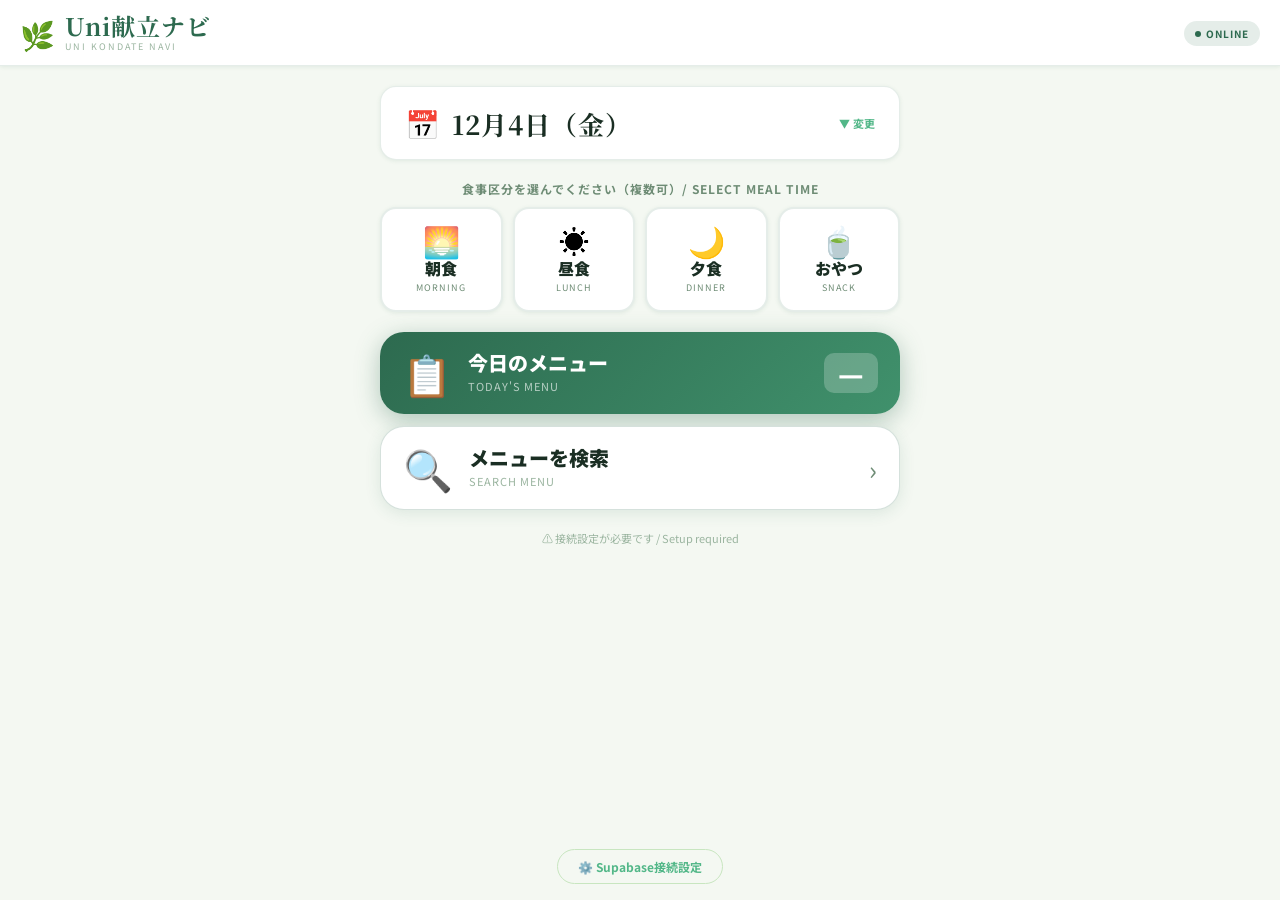
<file: index.html>
<!DOCTYPE html>
<html lang="ja">
<head>
  <meta charset="UTF-8">
  <meta name="viewport" content="width=device-width, initial-scale=1.0, user-scalable=no">
  <meta name="apple-mobile-web-app-capable" content="yes">
  <meta name="apple-mobile-web-app-status-bar-style" content="default">
  <meta name="apple-mobile-web-app-title" content="Uni献立ナビ">
  <meta name="theme-color" content="#2D6A4F">
  <title>Uni献立ナビ</title>
  <link rel="manifest" href="manifest.json">
  <link rel="preconnect" href="https://fonts.googleapis.com">
  <link rel="preconnect" href="https://fonts.gstatic.com" crossorigin>
  <link href="https://fonts.googleapis.com/css2?family=Noto+Sans+JP:wght@400;500;700;900&family=Noto+Serif+JP:wght@600;700&display=swap" rel="stylesheet">
  <link rel="stylesheet" href="styles.css">
  <style>
    /* ============ 設定ボタン ============ */
    .settings-open-btn {
      margin: 8px auto 0; display: block;
      background: none; border: 1.5px solid #C8E6C0;
      border-radius: 100px; padding: 8px 20px;
      font-size: 12px; font-weight: 700; color: #52B788;
      cursor: pointer;
    }
    .settings-open-btn:active { background: #EAF4EC; }

    /* ============ 工程一覧（全体像）画面 ============ */
    .steps-list { flex:1; overflow-y:auto; padding:16px; }
    .steps-list-item {
      display:flex; align-items:flex-start; gap:14px;
      background:#fff; border-radius:14px; padding:16px;
      margin-bottom:10px; box-shadow:0 2px 8px rgba(45,106,79,0.08);
      border-left:4px solid #52B788;
    }
    .steps-list-num {
      width:32px; height:32px; border-radius:10px;
      background:#2D6A4F; color:#fff; font-size:14px; font-weight:900;
      display:flex; align-items:center; justify-content:center; flex-shrink:0;
    }
    .steps-list-icon { font-size:22px; flex-shrink:0; margin-top:2px; }
    .steps-list-body { flex:1; }
    .steps-list-desc { font-size:14px; font-weight:700; color:#1A2E23; line-height:1.5; }
    .steps-list-desc-en { font-size:11px; color:#6E8C75; margin-top:3px; line-height:1.4; }
    .steps-list-meta { display:flex; gap:8px; margin-top:6px; flex-wrap:wrap; }
    .steps-list-tag { font-size:10px; font-weight:700; padding:3px 8px; border-radius:100px; background:#D8EDD4; color:#2D6A4F; }
    .steps-list-tag.timer   { background:#FDF0E0; color:#C8762A; }
    .steps-list-tag.steamcon{ background:#EEF2FF; color:#5B6FA8; }

    /* ============ ホームボタン（調理中） ============ */
    .home-btn-cooking {
      width:40px; height:40px; border-radius:10px;
      background:rgba(255,255,255,0.15); border:none; font-size:18px; cursor:pointer;
      display:flex; align-items:center; justify-content:center; flex-shrink:0; color:#fff;
      transition:background 0.15s;
    }
    .home-btn-cooking:active { background:rgba(255,255,255,0.30); }

    /* ============ 調理工程スクロールボディ ============ */
    .step-scroll-body {
      flex:1; overflow-y:auto; -webkit-overflow-scrolling:touch;
    }

    /* ============ 現在工程ブロック ============ */
    .current-step-block {
      background: linear-gradient(135deg, #F0FAF4 0%, #E4F4EA 100%);
      padding: 16px 16px 18px;
      box-shadow: 0 4px 20px rgba(45,106,79,0.20);
      border-left: 6px solid #2D6A4F;
      margin-bottom: 0;
      border-radius: 0 0 0 0;
    }
    .current-step-label {
      font-size:10px; font-weight:900; letter-spacing:0.1em;
      color:#2D6A4F; margin-bottom:12px;
      display:flex; align-items:center; gap:8px;
    }
    .current-step-label::after { content:''; flex:1; height:2px; background:#B0D8BC; }

    /* ============ 以降の工程タイムライン（縦） ============ */
    .upcoming-steps-block {
      background:#F7F7F7;
      padding:12px 16px 4px;
      border-top:1px solid #E0E0E0;
      opacity:0.85;
    }
    .upcoming-label {
      font-size:10px; font-weight:900; letter-spacing:0.1em;
      color:#AAAAAA; margin-bottom:10px;
      display:flex; align-items:center; gap:8px;
    }
    .upcoming-label::after { content:''; flex:1; height:1px; background:#DDDDDD; }

    /* タイムラインアイテム（縦並び） */
    .tl-item {
      display:flex; gap:12px; align-items:flex-start;
      position:relative; margin-bottom:6px;
    }
    /* 縦の接続線 */
    .tl-item:not(:last-child) .tl-dot-wrap::after {
      content:''; position:absolute;
      left:15px; top:32px; width:2px; height:calc(100% - 24px);
      background:linear-gradient(to bottom, #DDDDDD 60%, transparent);
    }
    .tl-dot-wrap {
      position:relative; flex-shrink:0; width:32px;
    }
    .tl-dot {
      width:32px; height:32px; border-radius:50%;
      display:flex; align-items:center; justify-content:center;
      font-size:13px; font-weight:900;
      border:2px solid #DDDDDD; background:#EEEEEE; color:#BBBBBB;
    }
    .tl-dot.is-next {
      background:#EEEEEE; border-color:#CCCCCC; color:#999999;
    }
    .tl-dot.is-future { background:#F0F0F0; border-color:#E0E0E0; color:#CCCCCC; }

    .tl-body {
      flex:1; border-radius:10px; padding:8px 12px; margin-bottom:2px;
      background:#EFEFEF;
    }
    .tl-body.is-next {
      background:#F5F5F5; border:1px solid #E0E0E0;
    }
    .tl-body.is-future { background:#F5F5F5; border:1px solid #EBEBEB; }

    .tl-step-label {
      font-size:9px; font-weight:900; letter-spacing:0.06em; color:#BBBBBB; margin-bottom:2px;
    }
    .tl-step-label.is-next { color:#AAAAAA; }
    .tl-desc { font-size:13px; font-weight:700; color:#AAAAAA; line-height:1.4; }
    .tl-desc.is-next { color:#1A2E23; }
    .tl-tags { display:flex; gap:5px; margin-top:4px; flex-wrap:wrap; }
    .tl-tag { font-size:9px; font-weight:700; padding:2px 6px; border-radius:100px; background:#E0E0E0; color:#888; }
    .tl-tag.timer   { background:#FDF0E0; color:#C8762A; }
    .tl-tag.steamcon{ background:#EEF2FF; color:#5B6FA8; }

    /* 最終工程ゴール表示 */
    .tl-goal {
      display:flex; gap:10px; align-items:center;
      padding:10px 14px; background:#E8F5E9; border-radius:12px;
      margin:8px 0 12px; border:1.5px solid #A5D6A7;
    }
    .tl-goal-icon { font-size:20px; }
    .tl-goal-text { font-size:12px; font-weight:700; color:#2D6A4F; }
  </style>
</head>
<body>

<!-- ローディング -->
<div class="loading-overlay" id="loading">
  <div class="loading-logo-wrap">
    <div class="loading-leaf">🌿</div>
    <div class="loading-logo">Uni献立ナビ</div>
    <div class="loading-sub">UNI KONDATE NAVI</div>
  </div>
  <div class="spinner"></div>
</div>

<!-- タイマーアラーム点滅 -->
<div class="alarm-overlay" id="alarm-overlay"></div>
<!-- 工程完了フラッシュ -->
<div class="step-flash-overlay" id="step-flash-overlay"></div>

<!-- ============================================================
     S01: ホーム
     ============================================================ -->
<div class="screen" id="screen-home">
  <div class="home-header">
    <div class="home-brand">
      <span class="home-brand-leaf">🌿</span>
      <div>
        <div class="home-brand-name">Uni献立ナビ</div>
        <div class="home-brand-sub">UNI KONDATE NAVI</div>
      </div>
    </div>
    <div class="sync-badge online" id="sync-badge">
      <span class="sync-dot"></span>
      <span id="sync-label">ONLINE</span>
    </div>
  </div>

  <div class="home-body">
    <!-- 日付選択 -->
    <div class="home-date-card" onclick="toggleDatePicker()" style="cursor:pointer; user-select:none;">
      <div class="home-date-icon">📅</div>
      <div class="home-date-text" id="home-date">--月--日（－）</div>
      <div style="margin-left:auto; font-size:11px; color:#52B788; font-weight:700;">▼ 変更</div>
    </div>
    <!-- 日付ピッカー（初期は非表示） -->
    <div id="date-picker-wrap" style="display:none; padding:0 0 8px;">
      <input type="date" id="date-picker-input"
        style="width:100%; padding:12px 14px; border:2px solid #D8EDD4; border-radius:12px;
               font-size:16px; font-family:inherit; color:#1A2E23; background:#fff;
               box-sizing:border-box; outline:none;"
        onchange="onDatePickerChange(this.value)">
    </div>

    <div class="meal-time-section">
      <div class="meal-time-label">食事区分を選んでください（複数可）/ Select Meal Time</div>
      <div class="meal-time-grid">
        <button class="meal-time-btn" data-meal="morning" onclick="toggleMealTime('morning', this)">
          <span class="meal-time-icon">🌅</span>
          <span class="meal-time-name">朝食</span>
          <span class="meal-time-en">MORNING</span>
        </button>
        <button class="meal-time-btn" data-meal="lunch" onclick="toggleMealTime('lunch', this)">
          <span class="meal-time-icon">☀️</span>
          <span class="meal-time-name">昼食</span>
          <span class="meal-time-en">LUNCH</span>
        </button>
        <button class="meal-time-btn" data-meal="dinner" onclick="toggleMealTime('dinner', this)">
          <span class="meal-time-icon">🌙</span>
          <span class="meal-time-name">夕食</span>
          <span class="meal-time-en">DINNER</span>
        </button>
        <button class="meal-time-btn" data-meal="snack" onclick="toggleMealTime('snack', this)">
          <span class="meal-time-icon">🍵</span>
          <span class="meal-time-name">おやつ</span>
          <span class="meal-time-en">SNACK</span>
        </button>
      </div>
    </div>

    <div class="home-actions">
      <button class="home-btn home-btn-primary" onclick="showTodayMenu()">
        <span class="home-btn-icon">📋</span>
        <div class="home-btn-content">
          <div class="home-btn-label">今日のメニュー</div>
          <div class="home-btn-sublabel">TODAY'S MENU</div>
        </div>
        <div class="home-btn-badge" id="today-count">—</div>
      </button>
      <button class="home-btn home-btn-secondary" onclick="showSearch()">
        <span class="home-btn-icon">🔍</span>
        <div class="home-btn-content">
          <div class="home-btn-label">メニューを検索</div>
          <div class="home-btn-sublabel">SEARCH MENU</div>
        </div>
        <span class="home-btn-chevron">›</span>
      </button>
    </div>

    <div class="home-sync-info" id="home-sync-info">— / —</div>
  </div>

  <!-- 設定ボタン（home-bodyの外） -->
  <div style="text-align:center; padding:10px 0 16px;">
    <button class="settings-open-btn" onclick="showScreen('settings')">
      ⚙️ Supabase接続設定
    </button>
  </div>
</div>

<!-- ============================================================
     S00: 接続設定画面
     ============================================================ -->
<div class="screen" id="screen-settings">
  <div class="header" style="background:linear-gradient(135deg,#2D6A4F,#40916C)">
    <button class="back-btn" style="color:#fff" onclick="goBack()">←</button>
    <div class="header-titles" style="color:#fff">
      <div class="header-title">接続設定</div>
      <div class="header-sub">SUPABASE CONNECTION</div>
    </div>
    <div style="width:40px"></div>
  </div>
  <div class="scroll-body" style="padding:20px">
    <div style="background:#fff;border-radius:16px;padding:20px;box-shadow:0 2px 12px rgba(45,106,79,0.1)">
      <div style="font-size:13px;font-weight:700;color:#2D6A4F;margin-bottom:16px">
        🔗 Supabase接続情報を入力してください
      </div>

      <div style="margin-bottom:14px">
        <label style="font-size:11px;font-weight:800;color:#6E8C75;display:block;margin-bottom:6px">
          PROJECT URL
        </label>
        <input id="settings-url" type="url"
          style="width:100%;box-sizing:border-box;padding:12px;border:2px solid #D8EDD4;border-radius:10px;font-size:13px;outline:none"
          placeholder="https://xxxx.supabase.co"
          value="">
      </div>

      <div style="margin-bottom:20px">
        <label style="font-size:11px;font-weight:800;color:#6E8C75;display:block;margin-bottom:6px">
          PUBLISHABLE KEY
        </label>
        <input id="settings-key" type="text"
          style="width:100%;box-sizing:border-box;padding:12px;border:2px solid #D8EDD4;border-radius:10px;font-size:13px;outline:none"
          placeholder="sb_publishable_..."
          value="">
      </div>

      <button onclick="saveSettings()"
        style="width:100%;padding:16px;background:#2D6A4F;color:#fff;border:none;border-radius:12px;font-size:15px;font-weight:800;cursor:pointer">
        💾 保存して接続する
      </button>

      <div id="settings-status" style="margin-top:12px;text-align:center;font-size:12px;color:#6E8C75"></div>
    </div>

    <div style="margin-top:16px;background:#FFF9EE;border-radius:12px;padding:14px;font-size:11px;color:#8A6830;line-height:1.7">
      <strong>📋 入力する値：</strong><br>
      URL: <code>https://lxgtwkusebysuvylatfj.supabase.co</code><br>
      KEY: <code>sb_publishable_JmRDZRxM84Q70C9ArKukbw_yZHg-d2-</code>
    </div>
  </div>
</div>

<!-- ============================================================
     S02: 今日のメニュー一覧
     ============================================================ -->
<div class="screen" id="screen-today">
  <div class="header">
    <button class="back-btn" onclick="goBack()">←</button>
    <div class="header-titles">
      <div class="header-title" id="today-header-title">今日のメニュー</div>
      <div class="header-sub" id="today-header-sub">TODAY'S MENU</div>
    </div>
    <div class="header-spacer"></div>
    <div class="header-meal-tabs">
      <button class="header-meal-tab" data-meal="morning" onclick="filterByMealTime('morning', this)">🌅朝</button>
      <button class="header-meal-tab" data-meal="lunch"   onclick="filterByMealTime('lunch',   this)">☀️昼</button>
      <button class="header-meal-tab" data-meal="dinner"  onclick="filterByMealTime('dinner',  this)">🌙夕</button>
      <button class="header-meal-tab" data-meal="snack"   onclick="filterByMealTime('snack',   this)">🍵おやつ</button>
    </div>
    <div class="menu-count-badge" id="today-menu-count">0件</div>
  </div>
  <div class="scroll-body">
    <div class="menu-grid" id="today-menu-grid"></div>
  </div>
</div>

<!-- ============================================================
     S03: 検索
     ============================================================ -->
<div class="screen" id="screen-search">
  <div class="header">
    <button class="back-btn" onclick="goBack()">←</button>
    <div class="header-titles">
      <div class="header-title">メニュー検索</div>
      <div class="header-sub">SEARCH MENU</div>
    </div>
  </div>

  <div class="search-bar">
    <div class="search-input-wrap" id="search-input-wrap">
      <span class="search-icon-left">🔍</span>
      <input type="text" id="search-input" class="search-input"
        placeholder="番ID・メニュー名 / ID or Name"
        oninput="doSearch()" autocomplete="off" autocorrect="off"
        autocapitalize="off" spellcheck="false">
      <button class="search-clear-btn" id="search-clear-btn"
        onclick="clearSearch()" style="display:none">✕</button>
    </div>
  </div>

  <div class="search-filters">
    <div class="filter-row">
      <div class="filter-row-label">🍱<br>系統</div>
      <div class="filter-chips">
        <button class="filter-chip active" data-filter-type="cuisine" data-filter-value="all"  onclick="setFilter('cuisine','all',this)">ALL</button>
        <button class="filter-chip" data-filter-type="cuisine" data-filter-value="和食"  onclick="setFilter('cuisine','和食',this)">🍱 和食</button>
        <button class="filter-chip" data-filter-type="cuisine" data-filter-value="洋食"  onclick="setFilter('cuisine','洋食',this)">🍝 洋食</button>
        <button class="filter-chip" data-filter-type="cuisine" data-filter-value="中華"  onclick="setFilter('cuisine','中華',this)">🥢 中華</button>
      </div>
    </div>
    <div class="filter-row">
      <div class="filter-row-label">📋<br>分類</div>
      <div class="filter-chips">
        <button class="filter-chip active" data-filter-type="category" data-filter-value="all"   onclick="setFilter('category','all',this)">ALL</button>
        <button class="filter-chip" data-filter-type="category" data-filter-value="煮物"   onclick="setFilter('category','煮物',this)">🫕 煮物</button>
        <button class="filter-chip" data-filter-type="category" data-filter-value="焼き物" onclick="setFilter('category','焼き物',this)">🔥 焼き物</button>
        <button class="filter-chip" data-filter-type="category" data-filter-value="汁物"   onclick="setFilter('category','汁物',this)">🍜 汁物</button>
        <button class="filter-chip" data-filter-type="category" data-filter-value="炒め物" onclick="setFilter('category','炒め物',this)">🍳 炒め物</button>
        <button class="filter-chip" data-filter-type="category" data-filter-value="副菜"   onclick="setFilter('category','副菜',this)">🥗 副菜</button>
      </div>
    </div>
  </div>

  <div class="search-results-info" id="search-info">全メニューを表示中</div>
  <div class="scroll-body">
    <div class="menu-grid" id="search-menu-grid"></div>
  </div>
</div>

<!-- ============================================================
     S04: メニュー詳細
     ============================================================ -->
<div class="screen" id="screen-detail">
  <div class="header header-transparent" id="detail-header">
    <button class="back-btn back-btn-light" onclick="goBack()">←</button>
    <div class="header-spacer"></div>
  </div>

  <div class="detail-hero">
    <div class="detail-hero-media" id="detail-hero-media">🍽️</div>
    <div class="detail-hero-overlay">
      <div class="detail-meal-time-badge" id="detail-meal-badge"></div>
      <div class="detail-menu-id" id="detail-id"></div>
      <div class="detail-menu-name" id="detail-name"></div>
      <div class="detail-tags" id="detail-tags"></div>
    </div>
  </div>

  <div class="scroll-body detail-scroll">
    <div class="detail-section">
      <div class="section-label">🍽️ 食数 / Servings</div>
      <div class="serving-counter">
        <button class="serving-btn" onclick="changeServings(-5)">−5</button>
        <button class="serving-btn" onclick="changeServings(-1)">−</button>
        <div class="serving-display">
          <div class="serving-num" id="serving-num">10</div>
          <div class="serving-unit">食 / servings</div>
        </div>
        <button class="serving-btn" onclick="changeServings(1)">＋</button>
        <button class="serving-btn" onclick="changeServings(5)">＋5</button>
      </div>
    </div>

    <div class="detail-section">
      <div class="section-label">🥦 材料 / Ingredients</div>
      <div class="ing-list" id="detail-ing-list"></div>
    </div>

    <div class="detail-section">
      <div class="section-label">📋 工程数 / Steps</div>
      <div class="steps-overview">
        <div class="steps-overview-num" id="detail-steps-count">—</div>
        <div class="steps-overview-unit">工程<br>steps</div>
      </div>
    </div>
    <div style="height:110px"></div>
  </div>

  <div class="fixed-btn-wrap">
    <button class="start-btn" onclick="showStepsOverview()">
      <span class="start-btn-icon">📋</span>
      <div class="start-btn-text">
        <div class="start-btn-main">工程を確認する</div>
        <div class="start-btn-sub">CHECK ALL STEPS</div>
      </div>
      <span class="start-btn-arrow">▶</span>
    </button>
  </div>
</div>

<!-- ============================================================
     S04.5: 工程一覧（全体像）
     ============================================================ -->
<div class="screen" id="screen-steps-overview">
  <div class="header" style="background:linear-gradient(135deg,#2D6A4F,#40916C)">
    <button class="back-btn" style="color:#fff" onclick="goBack()">←</button>
    <div class="header-titles" style="color:#fff">
      <div class="header-title" id="overview-menu-name">調理工程</div>
      <div class="header-sub">ALL STEPS OVERVIEW</div>
    </div>
    <div style="width:40px"></div>
  </div>

  <div class="steps-list" id="steps-overview-list"></div>

  <div class="fixed-btn-wrap">
    <button class="start-btn" onclick="startCooking()">
      <span class="start-btn-icon">👨‍🍳</span>
      <div class="start-btn-text">
        <div class="start-btn-main">調理を開始する</div>
        <div class="start-btn-sub">START COOKING</div>
      </div>
      <span class="start-btn-arrow">▶</span>
    </button>
  </div>
</div>

<!-- ============================================================
     S05: 調理工程
     ============================================================ -->
<div class="screen" id="screen-step">
  <div class="step-header">
    <button class="back-btn back-btn-sm" onclick="confirmExitCooking()">←</button>
    <div class="step-header-center">
      <div class="step-menu-name" id="step-menu-name">調理手順</div>
      <div class="step-progress-track">
        <div class="step-progress-fill" id="step-progress-fill"></div>
      </div>
      <div class="step-progress-text" id="step-progress-text">STEP 1 / 1</div>
    </div>
    <div class="step-num-block">
      <span class="step-num-current" id="step-current-num">1</span>
      <span class="step-num-sep">/</span>
      <span class="step-num-total" id="step-total-num">1</span>
    </div>
    <button class="home-btn-cooking" onclick="confirmGoHome()" title="ホームへ戻る">🏠</button>
  </div>

  <!-- スクロール可能エリア（現在工程＋以降の工程） -->
  <div class="step-scroll-body" id="step-scroll-body">

    <!-- ▌現在の工程 -->
    <div class="current-step-block">

      <div class="current-step-label">▶ 現在の工程 / CURRENT STEP</div>

      <!-- 左右2カラム: 写真6 / 説明4 -->
      <div style="display:flex; gap:0; align-items:stretch; min-height:240px;">

        <!-- 左: 写真 (6/10) -->
        <div style="flex:6; min-width:0; position:relative;">
          <div id="step-photo-box" style="width:100%; height:100%; min-height:240px; background:#000; display:flex; align-items:center; justify-content:center; overflow:hidden; border-radius:0;">
            <div class="step-photo-empty">
              <span>📷</span>
              <span class="step-photo-empty-text">No Photo</span>
            </div>
          </div>
          <!-- 非表示にするがJSで参照されるため残す -->
          <div id="step-type-icon" style="display:none;"></div>
        </div>

        <!-- 右: 説明 (4/10) -->
        <div style="flex:4; min-width:0; display:flex; flex-direction:column; gap:0; background:linear-gradient(160deg,#F0FAF4,#E4F4EC); border-left:4px solid #2D6A4F; padding:16px 16px 12px; overflow-y:auto;">

          <!-- 説明文 -->
          <div style="flex:1;">
            <div id="step-desc-main" style="font-size:18px; font-weight:900; color:#1A2E23; line-height:1.55; letter-spacing:0.02em;"></div>
            <div id="step-desc-en" style="font-size:12px; color:#52B788; margin-top:8px; font-weight:600; line-height:1.5;"></div>
          </div>

          <!-- 材料 -->
          <div class="step-ing-section" id="step-ing-section" style="margin-top:12px;">
            <div class="step-section-label">🥦 使用材料 / Ingredients</div>
            <div class="step-ing-grid" id="step-ing-grid" style="grid-template-columns:repeat(2,1fr);"></div>
          </div>

          <!-- スチコン -->
          <div class="steamcon-panel" id="step-steamcon" style="display:none; margin-top:10px;">
            <div class="steamcon-header">
              <span>🌡️</span>
              <span class="steamcon-header-text">スチコン設定 / STEAM CONVECTION</span>
            </div>
            <div class="steamcon-grid">
              <div class="steamcon-item">
                <div class="steamcon-item-icon">🌡️</div>
                <div class="steamcon-item-val" id="sc-temp">—</div>
                <div class="steamcon-item-key">℃</div>
              </div>
              <div class="steamcon-item">
                <div class="steamcon-item-icon" id="sc-mode-icon">⚙️</div>
                <div class="steamcon-item-val" id="sc-mode-val">—</div>
                <div class="steamcon-item-key">MODE</div>
              </div>
              <div class="steamcon-item">
                <div class="steamcon-item-icon">⏱️</div>
                <div class="steamcon-item-val" id="sc-timer-val">—</div>
                <div class="steamcon-item-key">MIN</div>
              </div>
            </div>
          </div>

          <!-- タイマー予告 -->
          <div class="timer-hint-row" id="timer-hint-row" style="display:none; margin-top:10px;">
            <span class="timer-hint-icon">⏱️</span>
            <div>
              <div class="timer-hint-label">タイマー / TIMER</div>
              <div class="timer-hint-val" id="timer-hint-val">00:00</div>
            </div>
            <div class="timer-hint-note">完了後スタート<br>Auto-starts</div>
          </div>

        </div><!-- /右カラム -->
      </div><!-- /2カラム -->

    </div><!-- /current-step-block -->

    <!-- ▌以降の工程タイムライン -->
    <div class="upcoming-steps-block" id="upcoming-steps-block"></div>

    <div style="height:90px"></div>
  </div><!-- /step-scroll-body -->

  <div class="complete-btn-wrap">
    <button class="complete-btn" id="complete-btn" onclick="completeStep()">
      <span class="complete-btn-check">✓</span>
      <div class="complete-btn-text">
        <div class="complete-btn-main" id="complete-btn-main">完了して次へ</div>
        <div class="complete-btn-sub" id="complete-btn-sub">DONE → NEXT STEP</div>
      </div>
      <span class="complete-btn-arrow" id="complete-btn-arrow">→</span>
    </button>
  </div>
</div>

<!-- ============================================================
     S06: タイマー
     ============================================================ -->
<div class="screen" id="screen-timer">
  <div class="header">
    <button class="back-btn timer-abort-btn" onclick="tryExitTimer()">
      <span class="timer-abort-label">中断<br><small>ABORT</small></span>
    </button>
    <div class="header-titles" style="text-align:center">
      <div class="header-title">タイマー</div>
      <div class="header-sub">TIMER</div>
    </div>
    <!-- タイマー画面にもホームボタン -->
    <button class="home-btn-cooking" onclick="confirmGoHome()" title="ホームへ戻る" style="background:rgba(45,106,79,0.15);color:#2D6A4F">🏠</button>
  </div>

  <div class="timer-body">
    <div class="timer-step-label" id="timer-step-label">STEP 1</div>

    <div class="timer-ring-wrap">
      <svg class="timer-ring" viewBox="0 0 260 260" width="260" height="260">
        <circle class="timer-ring-bg"   cx="130" cy="130" r="110"></circle>
        <circle class="timer-ring-fill" cx="130" cy="130" r="110"
          id="timer-ring-fill"
          stroke-dasharray="691.15"
          stroke-dashoffset="0"></circle>
      </svg>
      <div class="timer-digits">
        <div class="timer-time" id="timer-display">00:00</div>
        <div class="timer-status-text" id="timer-status-text">計測中 / RUNNING</div>
      </div>
    </div>

    <div class="timer-desc-text" id="timer-desc-text">タイマー終了をお待ちください</div>

    <div class="timer-next-wrap">
      <button class="timer-next-btn" id="timer-next-btn" onclick="timerComplete()" disabled>
        <span class="timer-next-icon" id="timer-next-icon">⏳</span>
        <span class="timer-next-text" id="timer-next-text">タイマー計測中... / Counting...</span>
      </button>
    </div>
  </div>
</div>

<!-- ============================================================
     S07: 調理完了
     ============================================================ -->
<div class="screen" id="screen-complete">
  <div class="complete-body">
    <div class="complete-icon-anim">✅</div>
    <div class="complete-title">COMPLETE!</div>
    <div class="complete-subtitle">
      すべての工程が完了しました<br>All cooking steps are done!
    </div>
    <div class="complete-menu-name" id="complete-menu-name"></div>
    <button class="complete-home-btn" onclick="goHome()">
      🏠 ホームへ戻る / Back to Home
    </button>
  </div>
</div>

<script src="app.js"></script>
</body>
</html>
</file>
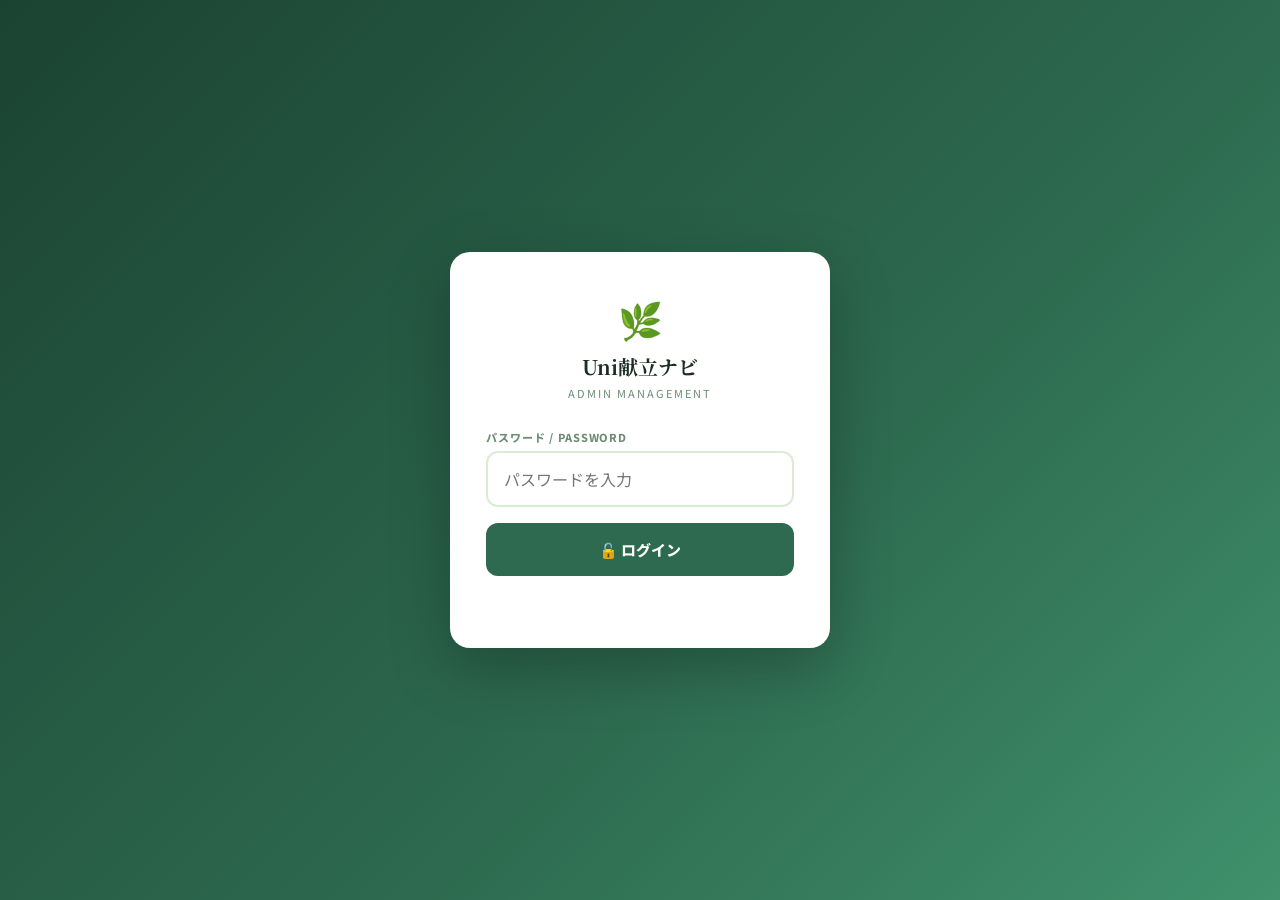
<file: admin.html>
<!DOCTYPE html>
<html lang="ja">
<head>
<meta charset="UTF-8">
<meta name="viewport" content="width=device-width, initial-scale=1.0">
<meta http-equiv="Cache-Control" content="no-cache, no-store, must-revalidate">
<meta http-equiv="Pragma" content="no-cache">
<meta http-equiv="Expires" content="0">
<!-- v20260308-4 -->
<title>Uni献立ナビ 管理画面</title>
<link href="https://fonts.googleapis.com/css2?family=Noto+Sans+JP:wght@400;500;700;900&family=Noto+Serif+JP:wght@600;700&display=swap" rel="stylesheet">
<style>
:root {
  --primary:#2D6A4F;--primary2:#40916C;--primary3:#52B788;--primary-light:#D8EDD4;
  --accent:#C8762A;--accent-light:#FDF0E0;--bg:#F4F8F2;--bg2:#EBF3E7;
  --card:#FFFFFF;--card2:#F0F5EE;--card3:#E4EEE0;
  --border:rgba(45,106,79,0.12);--border2:rgba(45,106,79,0.22);
  --text:#1A2E23;--text2:#374A3C;--muted:#6E8C75;--muted2:#9BB5A0;
  --danger:#C0392B;--danger-light:#FDECEA;--warning:#C8762A;
  --morning:#F59B42;--lunch:#4A9E6B;--dinner:#5B6FA8;--snack:#C4698A;
  --radius:14px;--radius-sm:9px;
  --shadow:0 2px 12px rgba(45,106,79,0.10);--shadow-lg:0 6px 32px rgba(45,106,79,0.14);
  --font:'Noto Sans JP','Hiragino Kaku Gothic ProN',sans-serif;
  --font-serif:'Noto Serif JP','Hiragino Mincho ProN',serif;
}
*,*::before,*::after{box-sizing:border-box;margin:0;padding:0;}
body{font-family:var(--font);background:var(--bg);color:var(--text);min-height:100vh;}

/* ============ 工程並べ替えボタン ============ */
.btn-step-order {
  width:32px; height:32px; border-radius:7px;
  background:var(--card2); border:1.5px solid var(--border2);
  color:var(--primary); font-size:13px; font-weight:700;
  cursor:pointer; display:flex; align-items:center; justify-content:center;
  flex-shrink:0; transition:all 0.15s; line-height:1;
}
.btn-step-order:hover:not(:disabled) { background:var(--primary-light); border-color:var(--primary3); }
.btn-step-order:disabled { opacity:0.25; cursor:default; }

/* ============ 工程写真アップロード ============ */
.step-photo-upload {
  border:2px dashed var(--border2); border-radius:var(--radius-sm);
  padding:12px; text-align:center; cursor:pointer;
  transition:all 0.15s; background:var(--bg); position:relative;
}
.step-photo-upload:hover { border-color:var(--primary2); background:var(--primary-light); }
.step-photo-upload.has-photo { border-style:solid; border-color:var(--primary2); padding:6px; background:var(--bg2); }
.step-photo-upload img { width:100%; max-height:160px; object-fit:contain; border-radius:6px; display:block; }
.step-photo-upload-label { font-size:11px; color:var(--muted); font-weight:700; display:block; margin-top:4px; }
.step-photo-btns { display:flex; gap:6px; margin-top:6px; justify-content:center; flex-wrap:wrap; }
.step-photo-btn {
  flex:1; min-width:80px; padding:8px 6px;
  border-radius:8px; border:1.5px solid var(--border2);
  background:#fff; font-size:11px; font-weight:700; color:var(--text2);
  cursor:pointer; transition:all 0.15s;
}
.step-photo-btn:hover { background:var(--primary-light); border-color:var(--primary3); }
.step-photo-btn.danger { border-color:#FFCDD2; color:var(--danger); background:#fff; }
.step-photo-btn.danger:hover { background:var(--danger-light); }
.step-photo-url-input {
  width:100%; margin-top:6px; padding:8px 10px;
  border:1.5px solid var(--border2); border-radius:8px;
  font-size:12px; outline:none; box-sizing:border-box;
}

#login-screen {
  position:fixed; inset:0; z-index:9999;
  background:linear-gradient(135deg,#1B4332 0%,#2D6A4F 60%,#40916C 100%);
  display:flex; align-items:center; justify-content:center;
}
.login-box {
  background:#fff; border-radius:20px; padding:40px 36px;
  width:100%; max-width:380px; box-shadow:0 20px 60px rgba(0,0,0,0.25);
  text-align:center;
}
.login-logo { font-size:36px; margin-bottom:8px; }
.login-title {
  font-family:var(--font-serif); font-size:20px; font-weight:700;
  color:#1A2E23; margin-bottom:4px;
}
.login-sub { font-size:11px; color:#6E8C75; letter-spacing:2px; margin-bottom:28px; }
.login-label {
  font-size:11px; font-weight:800; color:#6E8C75;
  text-align:left; display:block; margin-bottom:6px; letter-spacing:0.08em;
}
.login-input {
  width:100%; padding:14px 16px; border:2px solid #D8EDD4;
  border-radius:12px; font-size:16px; outline:none;
  transition:border-color 0.2s; margin-bottom:16px;
}
.login-input:focus { border-color:#2D6A4F; }
.login-btn {
  width:100%; padding:16px; background:#2D6A4F; color:#fff;
  border:none; border-radius:12px; font-size:15px; font-weight:800;
  cursor:pointer; transition:background 0.15s; margin-bottom:10px;
}
.login-btn:hover { background:#40916C; }
.login-error {
  color:#C0392B; font-size:12px; font-weight:700;
  min-height:18px; margin-top:4px;
}

button{font-family:var(--font);cursor:pointer;border:none;-webkit-appearance:none;}
input,select,textarea{font-family:var(--font);}
.layout{display:grid;grid-template-columns:240px 1fr;min-height:100vh;}
.sidebar{background:linear-gradient(180deg,var(--primary) 0%,#1B4332 100%);position:sticky;top:0;height:100vh;display:flex;flex-direction:column;overflow:hidden;}
.sidebar-logo{padding:24px 20px 20px;border-bottom:1px solid rgba(255,255,255,0.10);}
.sidebar-logo-name{font-family:var(--font-serif);font-size:18px;font-weight:700;color:#FFF;margin-top:6px;letter-spacing:1px;}
.sidebar-logo-sub{font-size:9px;color:rgba(255,255,255,0.45);letter-spacing:2px;margin-top:2px;}
.sidebar-badge{display:inline-block;background:rgba(255,255,255,0.15);color:rgba(255,255,255,0.7);font-size:9px;padding:2px 7px;border-radius:100px;margin-top:6px;}
.sidebar-nav{padding:16px 12px;flex:1;overflow-y:auto;}
.sidebar-section-label{font-size:9px;letter-spacing:2px;color:rgba(255,255,255,0.35);text-transform:uppercase;padding:10px 8px 6px;font-weight:700;}
.nav-item{display:flex;align-items:center;gap:10px;padding:11px 12px;border-radius:var(--radius-sm);color:rgba(255,255,255,0.65);font-size:13px;font-weight:700;cursor:pointer;transition:all 0.15s;margin-bottom:2px;border:none;background:none;width:100%;text-align:left;}
.nav-item:hover{background:rgba(255,255,255,0.10);color:#FFF;}
.nav-item.active{background:rgba(255,255,255,0.18);color:#FFF;}
.nav-item-icon{font-size:16px;flex-shrink:0;width:20px;text-align:center;}
.nav-item-count{margin-left:auto;background:rgba(255,255,255,0.18);color:rgba(255,255,255,0.8);font-size:10px;padding:2px 7px;border-radius:100px;font-weight:700;}
.sidebar-footer{padding:14px 12px;border-top:1px solid rgba(255,255,255,0.10);}
.config-status{display:flex;align-items:center;gap:6px;font-size:11px;color:rgba(255,255,255,0.5);}
.config-dot{width:7px;height:7px;border-radius:50%;background:#52B788;flex-shrink:0;}
.config-dot.error{background:#E74C3C;}
.main{padding:28px 32px;overflow-y:auto;}
.page{display:none;}
.page.active{display:block;}
.page-header{display:flex;align-items:center;justify-content:space-between;margin-bottom:24px;}
.page-title{font-family:var(--font-serif);font-size:26px;font-weight:700;}
.page-sub{font-size:12px;color:var(--muted);margin-top:3px;}
.stats-grid{display:grid;grid-template-columns:repeat(4,1fr);gap:14px;margin-bottom:24px;}
.stat-card{background:var(--card);border-radius:var(--radius);border:1px solid var(--border);padding:18px 20px;box-shadow:var(--shadow);}
.stat-icon{font-size:26px;margin-bottom:8px;}
.stat-val{font-size:36px;font-weight:900;color:var(--primary);line-height:1;}
.stat-label{font-size:11px;color:var(--muted);margin-top:5px;font-weight:700;}
.btn{display:inline-flex;align-items:center;gap:7px;padding:10px 18px;border-radius:var(--radius-sm);font-size:13px;font-weight:700;cursor:pointer;transition:all 0.15s;border:none;white-space:nowrap;}
.btn:active{transform:scale(0.97);}
.btn-primary{background:linear-gradient(135deg,var(--primary),var(--primary2));color:#FFF;box-shadow:0 3px 12px rgba(45,106,79,0.30);}
.btn-secondary{background:var(--card2);color:var(--text);border:1.5px solid var(--border2);}
.btn-secondary:hover{background:var(--primary-light);}
.btn-danger{background:var(--danger-light);color:var(--danger);border:1.5px solid rgba(192,57,43,0.22);}
.btn-sm{padding:7px 12px;font-size:12px;}
.btn-lg{padding:14px 26px;font-size:15px;}
.btn-icon-only{width:36px;height:36px;padding:0;background:var(--card2);border:1px solid var(--border);border-radius:var(--radius-sm);display:flex;align-items:center;justify-content:center;font-size:15px;cursor:pointer;transition:all 0.15s;}
.btn-icon-only:hover{background:var(--primary-light);}
.table-card{background:var(--card);border-radius:var(--radius);border:1px solid var(--border);box-shadow:var(--shadow);overflow:hidden;}
.table-toolbar{display:flex;align-items:center;gap:10px;padding:14px 18px;border-bottom:1px solid var(--border);background:var(--card2);}
.table-search{flex:1;display:flex;align-items:center;gap:8px;background:var(--card);border:1.5px solid var(--border2);border-radius:var(--radius-sm);padding:0 12px;height:38px;}
.table-search:focus-within{border-color:var(--primary2);}
.table-search input{flex:1;border:none;outline:none;font-size:13px;color:var(--text);background:none;}
.filter-chip{padding:5px 11px;border-radius:100px;border:1.5px solid var(--border2);background:var(--card);font-size:11px;font-weight:700;color:var(--muted);cursor:pointer;white-space:nowrap;transition:all 0.15s;}
.filter-chip.active{background:var(--primary);border-color:var(--primary);color:#FFF;}
table{width:100%;border-collapse:collapse;}
thead tr{background:var(--card2);}
th{padding:11px 16px;text-align:left;font-size:11px;font-weight:700;color:var(--muted);text-transform:uppercase;letter-spacing:1px;border-bottom:1px solid var(--border);white-space:nowrap;}
td{padding:13px 16px;border-bottom:1px solid var(--border);font-size:13px;vertical-align:middle;}
tr:last-child td{border-bottom:none;}
tr:hover td{background:var(--bg);}
.td-id{font-size:11px;color:var(--primary2);font-weight:700;letter-spacing:1px;}
.td-name{font-weight:700;}
.td-name-en{font-size:11px;color:var(--muted);margin-top:2px;}
.badge{display:inline-flex;align-items:center;padding:3px 9px;border-radius:100px;font-size:10px;font-weight:700;white-space:nowrap;}
.badge-cuisine{background:var(--primary-light);color:var(--primary);}
.badge-category{background:var(--accent-light);color:var(--accent);}
.badge-morning{background:rgba(245,155,66,0.15);color:var(--morning);}
.badge-lunch{background:rgba(74,158,107,0.15);color:var(--lunch);}
.badge-dinner{background:rgba(91,111,168,0.15);color:var(--dinner);}
.badge-snack{background:rgba(196,105,138,0.15);color:var(--snack);}
.td-actions{display:flex;gap:6px;justify-content:flex-end;}
.empty-row td{text-align:center;padding:60px;}
.empty-icon{font-size:40px;opacity:0.3;margin-bottom:10px;}
.empty-text{font-size:14px;font-weight:700;color:var(--muted);}
.empty-sub{font-size:12px;color:var(--muted2);margin-top:4px;}
.modal-overlay{position:fixed;inset:0;background:rgba(26,46,35,0.45);display:flex;align-items:center;justify-content:center;z-index:100;padding:20px;opacity:0;pointer-events:none;transition:opacity 0.2s;backdrop-filter:blur(4px);}
.modal-overlay.open{opacity:1;pointer-events:all;}
.modal{background:var(--card);border-radius:20px;box-shadow:var(--shadow-lg);width:100%;max-width:720px;max-height:90vh;display:flex;flex-direction:column;transform:translateY(16px) scale(0.98);transition:transform 0.25s cubic-bezier(0.34,1.56,0.64,1);}
.modal-overlay.open .modal{transform:translateY(0) scale(1);}
.modal-header{display:flex;align-items:center;justify-content:space-between;padding:20px 24px;border-bottom:1px solid var(--border);flex-shrink:0;}
.modal-title{font-family:var(--font-serif);font-size:20px;font-weight:700;}
.modal-close{width:36px;height:36px;border-radius:9px;background:var(--card2);border:1px solid var(--border);font-size:18px;cursor:pointer;display:flex;align-items:center;justify-content:center;color:var(--muted);transition:all 0.15s;}
.modal-close:hover{background:var(--danger-light);color:var(--danger);}
.modal-body{padding:22px 24px;overflow-y:auto;flex:1;}
.modal-footer{padding:16px 24px;border-top:1px solid var(--border);display:flex;justify-content:flex-end;gap:10px;flex-shrink:0;}
.form-grid{display:grid;grid-template-columns:1fr 1fr;gap:16px;}
.form-full{grid-column:1/-1;}
.form-group{display:flex;flex-direction:column;gap:6px;}
.form-label{font-size:11px;font-weight:700;color:var(--muted);text-transform:uppercase;letter-spacing:1px;}
.form-label .required{color:var(--danger);margin-left:3px;}
.form-input,.form-select,.form-textarea{padding:10px 13px;border-radius:var(--radius-sm);border:1.5px solid var(--border2);background:var(--bg);color:var(--text);font-size:14px;transition:border-color 0.15s;width:100%;}
.form-input:focus,.form-select:focus,.form-textarea:focus{outline:none;border-color:var(--primary2);background:var(--card);}
.form-textarea{resize:vertical;min-height:80px;line-height:1.6;}
.meal-checks{display:flex;gap:8px;flex-wrap:wrap;}
.meal-check-label{display:flex;align-items:center;gap:6px;padding:7px 12px;border-radius:var(--radius-sm);border:1.5px solid var(--border2);background:var(--card);cursor:pointer;font-size:12px;font-weight:700;color:var(--muted);transition:all 0.15s;user-select:none;}
.meal-check-label input{display:none;}
.meal-check-label.checked[data-meal="morning"]{background:rgba(245,155,66,0.12);border-color:var(--morning);color:var(--morning);}
.meal-check-label.checked[data-meal="lunch"]{background:rgba(74,158,107,0.12);border-color:var(--lunch);color:var(--lunch);}
.meal-check-label.checked[data-meal="dinner"]{background:rgba(91,111,168,0.12);border-color:var(--dinner);color:var(--dinner);}
.meal-check-label.checked[data-meal="snack"]{background:rgba(196,105,138,0.12);border-color:var(--snack);color:var(--snack);}
.photo-upload-area{border:2px dashed var(--border2);border-radius:var(--radius);padding:24px;text-align:center;cursor:pointer;transition:all 0.15s;background:var(--bg);}
.photo-upload-area:hover{border-color:var(--primary2);background:var(--primary-light);}
.photo-upload-area.has-photo{border-style:solid;border-color:var(--primary2);padding:8px;background:var(--bg2);}
.photo-upload-area img{width:100%;max-height:220px;object-fit:contain;display:block;border-radius:8px;}
.photo-upload-icon{font-size:30px;margin-bottom:8px;opacity:0.5;}
.photo-upload-text{font-size:13px;color:var(--muted);font-weight:700;}
.photo-upload-sub{font-size:11px;color:var(--muted2);margin-top:3px;}
.photo-upload-input{display:none;}
.date-picker-wrap{border:1.5px solid var(--border2);border-radius:var(--radius);overflow:hidden;background:var(--card);}
.date-picker-header{display:flex;align-items:center;justify-content:space-between;padding:10px 14px;background:var(--primary);color:#fff;}
.date-picker-header button{background:rgba(255,255,255,0.2);border:none;color:#fff;width:28px;height:28px;border-radius:7px;font-size:15px;cursor:pointer;display:flex;align-items:center;justify-content:center;}
.date-picker-month{font-weight:700;font-size:14px;}
.date-picker-grid{display:grid;grid-template-columns:repeat(7,1fr);}
.date-picker-dow{text-align:center;font-size:10px;font-weight:700;color:var(--muted);padding:7px 0;background:var(--bg2);}
.date-picker-cell{text-align:center;padding:7px 4px;font-size:12px;cursor:pointer;border-radius:6px;margin:2px;transition:all 0.1s;color:var(--text);user-select:none;}
.date-picker-cell:hover{background:var(--primary-light);color:var(--primary);}
.date-picker-cell.selected{background:var(--primary);color:#fff;font-weight:700;}
.date-picker-cell.today-mark{font-weight:700;color:var(--accent);}
.date-picker-cell.today-mark.selected{background:var(--primary);color:#fff;}
.date-picker-cell.empty{cursor:default;}
.selected-dates-wrap{padding:10px 14px;border-top:1px solid var(--border);min-height:44px;display:flex;flex-wrap:wrap;gap:6px;align-items:center;}
.selected-date-badge{display:inline-flex;align-items:center;gap:5px;background:var(--primary-light);color:var(--primary);border:1px solid rgba(45,106,79,0.2);padding:4px 10px;border-radius:100px;font-size:11px;font-weight:700;}
.selected-date-badge button{background:none;border:none;color:var(--primary);cursor:pointer;font-size:13px;line-height:1;padding:0;}
.no-dates-label{font-size:12px;color:var(--muted2);}
.steps-section{margin-top:20px;}
.steps-section-header{display:flex;align-items:center;justify-content:space-between;margin-bottom:12px;}
.steps-section-title{font-size:13px;font-weight:700;color:var(--muted);letter-spacing:1px;text-transform:uppercase;}
.step-card{background:var(--bg);border:1.5px solid var(--border);border-radius:var(--radius);margin-bottom:10px;overflow:hidden;}
.step-card-header{display:flex;align-items:center;gap:10px;padding:12px 14px;background:var(--card2);border-bottom:1px solid var(--border);cursor:pointer;}
.step-num-badge{width:28px;height:28px;border-radius:8px;background:var(--primary);color:#FFF;font-size:13px;font-weight:900;display:flex;align-items:center;justify-content:center;flex-shrink:0;}
.step-card-title{flex:1;font-size:13px;font-weight:700;color:var(--text);}
.step-card-body{padding:14px;display:grid;grid-template-columns:1fr 1fr;gap:12px;}
.step-full{grid-column:1/-1;}
.steamcon-toggle{display:flex;align-items:center;gap:8px;margin-bottom:10px;}
.toggle-switch{width:44px;height:24px;border-radius:12px;background:var(--border2);border:none;cursor:pointer;position:relative;transition:background 0.2s;flex-shrink:0;}
.toggle-switch.on{background:#3B82F6;}
.toggle-switch::after{content:'';position:absolute;top:4px;left:4px;width:16px;height:16px;border-radius:50%;background:#FFF;transition:transform 0.2s;box-shadow:0 1px 3px rgba(0,0,0,0.2);}
.toggle-switch.on::after{transform:translateX(20px);}
.toggle-label{font-size:12px;font-weight:700;color:var(--muted);}
.steamcon-fields{background:rgba(59,130,246,0.06);border:1.5px solid rgba(59,130,246,0.18);border-radius:var(--radius-sm);padding:12px;display:grid;grid-template-columns:repeat(3,1fr);gap:10px;}
.ing-editor{display:flex;flex-direction:column;gap:7px;}
.ing-row-edit{display:grid;grid-template-columns:1fr 80px 60px 32px;gap:6px;align-items:center;}
.ing-row-edit input{padding:8px 10px;border-radius:var(--radius-sm);border:1.5px solid var(--border2);background:var(--bg);font-size:12px;color:var(--text);width:100%;}
.ing-row-edit input:focus{outline:none;border-color:var(--primary2);}
.ing-remove-btn{width:32px;height:32px;border-radius:7px;background:var(--danger-light);border:none;cursor:pointer;color:var(--danger);font-size:14px;display:flex;align-items:center;justify-content:center;flex-shrink:0;}
.toast-container{position:fixed;top:20px;right:20px;z-index:999;display:flex;flex-direction:column;gap:8px;}
.toast{display:flex;align-items:center;gap:10px;background:var(--card);border-radius:var(--radius);padding:13px 18px;box-shadow:var(--shadow-lg);border-left:4px solid var(--primary);font-size:13px;font-weight:700;color:var(--text);animation:slide-in 0.3s ease;min-width:240px;}
.toast.error{border-left-color:var(--danger);}
.toast.warning{border-left-color:var(--warning);}
@keyframes slide-in{from{opacity:0;transform:translateX(24px);}to{opacity:1;transform:translateX(0);}}
.loading-bar{position:fixed;top:0;left:0;right:0;height:3px;background:linear-gradient(90deg,var(--primary),var(--primary3));z-index:200;transform:scaleX(0);transform-origin:left;transition:transform 0.4s;border-radius:0 2px 2px 0;}
.loading-bar.active{transform:scaleX(0.7);}
.loading-bar.done{transform:scaleX(1);opacity:0;transition:transform 0.2s,opacity 0.3s 0.2s;}
.spinner-inline{width:16px;height:16px;border:2px solid rgba(255,255,255,0.4);border-top-color:#FFF;border-radius:50%;animation:spin 0.6s linear infinite;flex-shrink:0;}
@keyframes spin{to{transform:rotate(360deg);}}
.config-card{background:var(--card);border-radius:var(--radius);border:1px solid var(--border);padding:26px;box-shadow:var(--shadow);max-width:560px;}
.config-card h3{font-size:16px;font-weight:700;margin-bottom:16px;}
.config-info{background:var(--primary-light);border-radius:var(--radius-sm);padding:12px 14px;margin-top:16px;font-size:12px;color:var(--primary);line-height:1.7;}
/* ============ レスポンシブ（iPhone / iPad 対応） ============ */
@media screen and (max-width: 768px) {
  .layout { display: flex !important; flex-direction: column !important; }
  .sidebar { position: sticky !important; top: 0 !important; height: auto !important; min-height: 0 !important; flex-direction: row !important; overflow-x: auto !important; overflow-y: hidden !important; z-index: 100 !important; }
  .sidebar-logo { padding: 8px 12px !important; border-bottom: none !important; border-right: 1px solid rgba(255,255,255,0.15) !important; flex-shrink: 0 !important; }
  .sidebar-logo-name { font-size: 12px !important; }
  .sidebar-logo-sub, .sidebar-badge { display: none !important; }
  .sidebar-nav { padding: 4px 6px !important; flex-direction: row !important; display: flex !important; flex: 1 !important; overflow-x: auto !important; align-items: center !important; }
  .sidebar-section-label { display: none !important; }
  .nav-item { flex-direction: column !important; gap: 2px !important; padding: 8px 12px !important; font-size: 10px !important; min-width: 56px !important; text-align: center !important; white-space: nowrap !important; }
  .nav-item-icon { width: auto !important; font-size: 20px !important; }
  .nav-item-count { margin-left: 0 !important; }
  .sidebar-footer { display: none !important; }
  .main { padding: 12px 10px !important; flex: 1 !important; }
  .page-header { flex-direction: column !important; align-items: flex-start !important; gap: 10px !important; }
  .page-title { font-size: 20px !important; }
  .stats-grid { grid-template-columns: repeat(2, 1fr) !important; }
  .form-grid { grid-template-columns: 1fr !important; }
  .modal-overlay { align-items: flex-end !important; padding: 0 !important; }
  .modal { width: 100% !important; max-width: 100% !important; border-radius: 20px 20px 0 0 !important; margin: 0 !important; max-height: 92vh !important; }
  .modal-body { padding: 12px !important; }
  .modal-footer { padding: 12px !important; flex-direction: column !important; gap: 8px !important; }
  .modal-footer .btn { width: 100% !important; justify-content: center !important; }
  .cal-day { width: 34px !important; height: 34px !important; font-size: 11px !important; }
  .table-card { overflow: visible !important; }
  .table-toolbar { flex-wrap: wrap !important; gap: 6px !important; }
  .table-toolbar > div:last-child { display: flex !important; flex-wrap: wrap !important; gap: 4px !important; }
  table { display: block !important; }
  thead { display: none !important; }
  tbody { display: block !important; }
  tbody tr {
    display: block !important;
    background: #fff !important;
    border-radius: 12px !important;
    margin-bottom: 10px !important;
    padding: 14px !important;
    box-shadow: 0 2px 10px rgba(45,106,79,0.1) !important;
    border: 1px solid rgba(45,106,79,0.1) !important;
  }
  tbody tr.empty-row { text-align: center !important; }
  tbody td {
    display: flex !important;
    align-items: center !important;
    justify-content: space-between !important;
    padding: 5px 0 !important;
    border: none !important;
    border-bottom: 1px solid rgba(45,106,79,0.06) !important;
    font-size: 13px !important;
    min-height: 32px !important;
  }
  tbody td:last-child { border-bottom: none !important; padding-top: 10px !important; justify-content: flex-end !important; }
  tbody td::before {
    content: attr(data-label);
    font-size: 10px !important;
    font-weight: 800 !important;
    color: #6E8C75 !important;
    flex-shrink: 0 !important;
    margin-right: 8px !important;
    min-width: 60px !important;
  }
  .td-actions { justify-content: flex-end !important; }
}
</style>
</head>
<body>

<!-- ログイン画面 -->
<div id="login-screen">
  <div class="login-box">
    <div class="login-logo">🌿</div>
    <div class="login-title">Uni献立ナビ</div>
    <div class="login-sub">ADMIN MANAGEMENT</div>
    <label class="login-label">パスワード / PASSWORD</label>
    <input id="login-pw" class="login-input" type="password"
      placeholder="パスワードを入力"
      onkeydown="if(event.key==='Enter')doLogin()">
    <button class="login-btn" onclick="doLogin()">🔓 ログイン</button>
    <div class="login-error" id="login-error"></div>
  </div>
</div>

<!-- 管理画面本体（ログイン後に表示） -->
<div id="admin-body" style="display:none">
<div class="loading-bar" id="loading-bar"></div>
<div class="toast-container" id="toast-container"></div>

<!-- 接続設定モーダル -->
<div class="modal-overlay" id="config-modal">
  <div class="modal" style="max-width:500px">
    <div class="modal-header"><div class="modal-title">🔧 Supabase 接続設定</div></div>
    <div class="modal-body">
      <p style="font-size:13px;color:var(--muted);margin-bottom:18px;line-height:1.7">メモしたSupabaseの情報を入力してください。<br>この情報はブラウザに保存されます。</p>
      <div class="form-group" style="margin-bottom:14px">
        <label class="form-label">Project URL <span class="required">*</span></label>
        <input class="form-input" id="cfg-url" placeholder="https://xxxxxx.supabase.co">
      </div>
      <div class="form-group" style="margin-bottom:14px">
        <label class="form-label">Publishable Key <span class="required">*</span></label>
        <input class="form-input" id="cfg-key" placeholder="sb_publishable_...">
      </div>
      <div class="config-info">💡 Settings → API Keys → Publishable key のコピーアイコンでコピーできます。</div>
    </div>
    <div class="modal-footer">
      <button class="btn btn-primary btn-lg" onclick="saveConfig()">💾 保存して接続</button>
    </div>
  </div>
</div>

<!-- モバイル用上部ナビ（iPhone/iPad専用） -->
<div id="mobile-topbar" style="display:none;position:sticky;top:0;z-index:200;background:linear-gradient(90deg,#1B4332,#2D6A4F);padding:0;flex-direction:row;align-items:center;box-shadow:0 2px 8px rgba(0,0,0,0.2);">
  <div style="padding:10px 14px;flex-shrink:0;border-right:1px solid rgba(255,255,255,0.15);display:flex;align-items:center;gap:8px;">
    <span style="font-size:18px">🌿</span>
    <span style="font-family:serif;font-size:13px;font-weight:700;color:#fff;">Uni献立ナビ</span>
  </div>
  <div style="display:flex;flex:1;padding:4px 8px;gap:4px;overflow-x:auto;">
    <button onclick="showPage('dashboard',this);setMobileActive(this)" class="mobile-nav-btn mobile-nav-active" style="flex-shrink:0;display:flex;flex-direction:column;align-items:center;gap:2px;padding:7px 14px;border:none;background:rgba(255,255,255,0.18);border-radius:8px;color:#fff;font-size:10px;font-weight:700;cursor:pointer;white-space:nowrap;"><span style="font-size:18px">📊</span>ダッシュ</button>
    <button onclick="showPage('menus',this);setMobileActive(this)" class="mobile-nav-btn" style="flex-shrink:0;display:flex;flex-direction:column;align-items:center;gap:2px;padding:7px 14px;border:none;background:none;border-radius:8px;color:rgba(255,255,255,0.7);font-size:10px;font-weight:700;cursor:pointer;white-space:nowrap;"><span style="font-size:18px">🍽️</span>メニュー</button>
    <button onclick="showPage('settings',this);setMobileActive(this)" class="mobile-nav-btn" style="flex-shrink:0;display:flex;flex-direction:column;align-items:center;gap:2px;padding:7px 14px;border:none;background:none;border-radius:8px;color:rgba(255,255,255,0.7);font-size:10px;font-weight:700;cursor:pointer;white-space:nowrap;"><span style="font-size:18px">⚙️</span>設定</button>
    <button onclick="openMenuModal(null)" style="flex-shrink:0;display:flex;flex-direction:column;align-items:center;gap:2px;padding:7px 14px;border:none;background:rgba(82,183,136,0.4);border-radius:8px;color:#fff;font-size:10px;font-weight:700;cursor:pointer;white-space:nowrap;margin-left:auto;"><span style="font-size:18px">➕</span>新規登録</button>
  </div>
</div>

<div class="layout">
  <!-- サイドバー -->
  <aside class="sidebar">
    <div class="sidebar-logo">
      <div style="font-size:22px">🌿</div>
      <div class="sidebar-logo-name">Uni献立ナビ</div>
      <div class="sidebar-logo-sub">ADMIN CONSOLE</div>
      <div class="sidebar-badge">管理画面</div>
    </div>
    <nav class="sidebar-nav">
      <div class="sidebar-section-label">メイン</div>
      <button class="nav-item active" onclick="showPage('dashboard',this)"><span class="nav-item-icon">📊</span> ダッシュボード</button>
      <button class="nav-item" onclick="showPage('menus',this)"><span class="nav-item-icon">🍽️</span> メニュー管理<span class="nav-item-count" id="nav-count">—</span></button>
      <div class="sidebar-section-label" style="margin-top:12px">設定</div>
      <button class="nav-item" onclick="showPage('settings',this)"><span class="nav-item-icon">⚙️</span> 接続設定</button>
    </nav>
    <div class="sidebar-footer">
      <div class="config-status"><div class="config-dot" id="conn-dot"></div><span id="conn-label">未接続</span></div>
    </div>
  </aside>

  <main class="main">
    <!-- ダッシュボード -->
    <div class="page active" id="page-dashboard">
      <div class="page-header">
        <div><div class="page-title">ダッシュボード</div><div class="page-sub">メニューデータの概要</div></div>
        <button class="btn btn-primary" onclick="showPage('menus',document.querySelectorAll('.nav-item')[1]);openMenuModal(null)">＋ 新規メニュー登録</button>
      </div>
      <div class="stats-grid">
        <div class="stat-card"><div class="stat-icon">🍽️</div><div class="stat-val" id="stat-total">—</div><div class="stat-label">総メニュー数</div></div>
        <div class="stat-card"><div class="stat-icon">📅</div><div class="stat-val" id="stat-today">—</div><div class="stat-label">今日のメニュー</div></div>
        <div class="stat-card"><div class="stat-icon">📷</div><div class="stat-val" id="stat-photo">—</div><div class="stat-label">写真登録済み</div></div>
        <div class="stat-card"><div class="stat-icon">🌿</div><div class="stat-val">無料</div><div class="stat-label">現在のプラン</div></div>
      </div>
      <div class="table-card">
        <div class="table-toolbar"><div style="font-size:14px;font-weight:700">📅 今日のメニュー</div></div>
        <table>
          <thead><tr><th>ID</th><th>メニュー名</th><th>系統</th><th>分類</th><th>食事区分</th><th>提供日</th></tr></thead>
          <tbody id="today-tbody"><tr class="empty-row"><td colspan="6"><div class="empty-icon">📭</div><div class="empty-text">読み込み中...</div></td></tr></tbody>
        </table>
      </div>
    </div>

    <!-- メニュー管理 -->
    <div class="page" id="page-menus">
      <div class="page-header">
        <div><div class="page-title">メニュー管理</div><div class="page-sub">登録済みメニューの一覧・編集</div></div>
        <button class="btn btn-primary" onclick="openMenuModal(null)">＋ 新規登録</button>
      </div>
      <div class="table-card">
        <div class="table-toolbar">
          <div class="table-search"><span>🔍</span><input id="menu-search" placeholder="ID・メニュー名で検索..." oninput="filterMenus()"></div>
          <div style="display:flex;gap:6px">
            <button class="filter-chip active" data-cuisine="all" onclick="setCuisineFilter('all',this)">ALL</button>
            <button class="filter-chip" data-cuisine="和食" onclick="setCuisineFilter('和食',this)">🍱 和食</button>
            <button class="filter-chip" data-cuisine="洋食" onclick="setCuisineFilter('洋食',this)">🍝 洋食</button>
            <button class="filter-chip" data-cuisine="中華" onclick="setCuisineFilter('中華',this)">🥢 中華</button>
          </div>
          <button class="btn btn-secondary btn-sm" onclick="loadMenus()">🔄</button>
        </div>
        <table>
          <thead><tr><th>ID</th><th>メニュー名</th><th>系統</th><th>分類</th><th>食事区分</th><th>食数</th><th>提供日</th><th style="text-align:right">操作</th></tr></thead>
          <tbody id="menu-tbody"><tr class="empty-row"><td colspan="8"><div class="empty-icon">🔌</div><div class="empty-text">接続設定を完了してください</div></td></tr></tbody>
        </table>
      </div>
    </div>

    <!-- 接続設定 -->
    <div class="page" id="page-settings">
      <div class="page-header"><div><div class="page-title">接続設定</div><div class="page-sub">SupabaseのAPIキーを設定する</div></div></div>
      <div class="config-card">
        <h3>🔧 Supabase 接続情報</h3>
        <div class="form-group" style="margin-bottom:14px">
          <label class="form-label">Project URL</label>
          <input class="form-input" id="settings-url" placeholder="https://xxxxxx.supabase.co">
        </div>
        <div class="form-group" style="margin-bottom:18px">
          <label class="form-label">Publishable Key</label>
          <input class="form-input" id="settings-key" placeholder="sb_publishable_...">
        </div>
        <button class="btn btn-primary" onclick="saveConfigFromSettings()">💾 保存して接続テスト</button>
        <div class="config-info">💡 Supabase → Settings → API Keys → Publishable key をコピーしてください。</div>
      </div>
    </div>
  </main>
</div>

<!-- メニュー登録・編集モーダル -->
<div class="modal-overlay" id="menu-modal">
  <div class="modal">
    <div class="modal-header">
      <div><div class="modal-title" id="modal-title-text">メニュー登録</div><div style="font-size:11px;color:var(--muted);margin-top:2px">基本情報・材料・工程を入力してください</div></div>
      <button class="modal-close" onclick="closeMenuModal()">✕</button>
    </div>
    <div class="modal-body">
      <div style="font-size:11px;font-weight:700;color:var(--muted);text-transform:uppercase;letter-spacing:1px;margin-bottom:8px">基本情報</div>
      <div class="form-grid" style="margin-bottom:18px">
        <div class="form-group">
          <label class="form-label">メニューID <span class="required">*</span></label>
          <input class="form-input" id="f-id" placeholder="例：M-00001">
          <div style="font-size:11px;color:var(--muted);margin-top:4px">00001 と入力すると M-00001 として保存されます</div>
        </div>
        <div class="form-group">
          <label class="form-label">基本食数</label>
          <input class="form-input" id="f-servings" type="number" min="1" value="1">
        </div>
        <div class="form-group">
          <label class="form-label">メニュー名（日本語）<span class="required">*</span></label>
          <input class="form-input" id="f-name" placeholder="例：肉じゃが">
        </div>
        <div class="form-group">
          <label class="form-label">メニュー名（英語）</label>
          <input class="form-input" id="f-name-en" placeholder="Nikujaga">
        </div>
        <div class="form-group">
          <label class="form-label">料理系統</label>
          <select class="form-select" id="f-cuisine">
            <option value="和食">🍱 和食</option><option value="洋食">🍝 洋食</option>
            <option value="中華">🥢 中華</option><option value="その他">その他</option>
          </select>
        </div>
        <div class="form-group">
          <label class="form-label">調理分類</label>
          <select class="form-select" id="f-category">
            <option value="煮物">🫕 煮物</option><option value="焼き物">🔥 焼き物</option>
            <option value="汁物">🍜 汁物</option><option value="炒め物">🍳 炒め物</option>
            <option value="副菜">🥗 副菜</option><option value="デザート">🍮 デザート</option><option value="その他">その他</option>
          </select>
        </div>
        <div class="form-group form-full">
          <label class="form-label">食事区分（複数選択可）</label>
          <div class="meal-checks">
            <label class="meal-check-label" data-meal="morning" onclick="toggleMealCheck(this,event)"><input type="checkbox" value="morning"> 🌅 朝食</label>
            <label class="meal-check-label" data-meal="lunch"   onclick="toggleMealCheck(this,event)"><input type="checkbox" value="lunch">   ☀️ 昼食</label>
            <label class="meal-check-label" data-meal="dinner"  onclick="toggleMealCheck(this,event)"><input type="checkbox" value="dinner">  🌙 夕食</label>
            <label class="meal-check-label" data-meal="snack"   onclick="toggleMealCheck(this,event)"><input type="checkbox" value="snack">   🍵 おやつ</label>
          </div>
        </div>
        <div class="form-group form-full">
          <label class="form-label">仕上がり写真</label>
          <div class="photo-upload-area" id="photo-upload-area" onclick="document.getElementById('photo-file').click()">
            <div class="photo-upload-icon">📷</div>
            <div class="photo-upload-text">クリックして写真をアップロード</div>
            <div class="photo-upload-sub">JPG・PNG・WebP（推奨サイズ: 800×600px）</div>
          </div>
          <input type="file" id="photo-file" class="photo-upload-input" accept="image/*" onchange="handlePhotoSelect(this)">
          <input class="form-input" id="f-photo-url" placeholder="または写真のURLを直接入力" style="margin-top:8px" oninput="previewPhotoUrl(this.value)">
        </div>
        <div class="form-group">
          <label class="form-label">絵文字（写真なし時）</label>
          <input class="form-input" id="f-emoji" placeholder="🍽️" maxlength="4">
        </div>
        <div class="form-group form-full">
          <label class="form-label">📅 提供日（カレンダーで複数選択）</label>
          <div class="date-picker-wrap">
            <div class="date-picker-header">
              <button onclick="calPrev()">‹</button>
              <div class="date-picker-month" id="cal-month-label"></div>
              <button onclick="calNext()">›</button>
            </div>
            <div class="date-picker-grid">
              <div class="date-picker-dow">日</div><div class="date-picker-dow">月</div><div class="date-picker-dow">火</div>
              <div class="date-picker-dow">水</div><div class="date-picker-dow">木</div><div class="date-picker-dow">金</div><div class="date-picker-dow">土</div>
            </div>
            <div class="date-picker-grid" id="cal-grid"></div>
            <div class="selected-dates-wrap" id="selected-dates-wrap"><span class="no-dates-label">日付を選択してください</span></div>
          </div>
        </div>
      </div>

      <div style="font-size:11px;font-weight:700;color:var(--muted);text-transform:uppercase;letter-spacing:1px;margin-bottom:8px">🥦 材料リスト</div>
      <div class="ing-editor" id="ing-editor"></div>
      <button class="btn btn-secondary btn-sm" onclick="addIngredient()" style="margin-top:8px">＋ 材料を追加</button>

      <div class="steps-section">
        <div class="steps-section-header"><div class="steps-section-title">📋 調理工程</div></div>
        <div id="steps-editor"></div>
        <button class="btn btn-secondary btn-sm" onclick="addStep()" style="margin-top:10px;width:100%;justify-content:center">＋ 工程を追加</button>
      </div>
    </div>
    <div class="modal-footer">
      <button class="btn btn-secondary" onclick="closeMenuModal()">キャンセル</button>
      <button class="btn btn-primary btn-lg" id="save-btn" onclick="saveMenu()">💾 保存する</button>
    </div>
  </div>
</div>

<!-- 削除確認モーダル -->
<div class="modal-overlay" id="delete-modal">
  <div class="modal" style="max-width:420px">
    <div class="modal-header"><div class="modal-title">🗑️ メニューを削除</div><button class="modal-close" onclick="closeDeleteModal()">✕</button></div>
    <div class="modal-body"><p style="font-size:14px;line-height:1.7"><strong id="delete-menu-name"></strong> を削除します。この操作は元に戻せません。</p></div>
    <div class="modal-footer">
      <button class="btn btn-secondary" onclick="closeDeleteModal()">キャンセル</button>
      <button class="btn btn-danger" onclick="confirmDelete()">削除する</button>
    </div>
  </div>
</div>

</div><!-- /admin-body -->

<script>
var SUPABASE_URL='', SUPABASE_KEY='';
var allMenus=[], filteredMenus=[], cuisineFilter='all';
var editingMenuId=null, deleteTargetId=null, pendingPhotoFile=null;
var ingList=[], stepList=[], selectedDates=[];
var calYear=new Date().getFullYear(), calMonth=new Date().getMonth();

/* 設定 */
function loadConfig(){
  SUPABASE_URL=localStorage.getItem('sb_url')||'';
  SUPABASE_KEY=localStorage.getItem('sb_key')||'';
  if(SUPABASE_URL) document.getElementById('cfg-url').value=SUPABASE_URL;
  if(SUPABASE_KEY) document.getElementById('cfg-key').value=SUPABASE_KEY;
  document.getElementById('settings-url').value=SUPABASE_URL;
  document.getElementById('settings-key').value=SUPABASE_KEY;
  updateConnStatus();
  if(!SUPABASE_URL||!SUPABASE_KEY){ document.getElementById('config-modal').classList.add('open'); }
  else{ loadDashboard(); }
}
function saveConfig(){
  var url=document.getElementById('cfg-url').value.trim().replace(/\/$/,'');
  var key=document.getElementById('cfg-key').value.trim();
  if(!url||!key){toast('URLとキーを入力してください','error');return;}
  SUPABASE_URL=url; SUPABASE_KEY=key;
  localStorage.setItem('sb_url',url); localStorage.setItem('sb_key',key);
  document.getElementById('config-modal').classList.remove('open');
  updateConnStatus(); loadDashboard(); toast('接続設定を保存しました ✅');
}
function saveConfigFromSettings(){
  var url=document.getElementById('settings-url').value.trim().replace(/\/$/,'');
  var key=document.getElementById('settings-key').value.trim();
  if(!url||!key){toast('URLとキーを入力してください','error');return;}
  SUPABASE_URL=url; SUPABASE_KEY=key;
  localStorage.setItem('sb_url',url); localStorage.setItem('sb_key',key);
  document.getElementById('cfg-url').value=url; document.getElementById('cfg-key').value=key;
  updateConnStatus(); loadDashboard(); toast('保存して接続しました ✅');
}
function updateConnStatus(){
  var d=document.getElementById('conn-dot'), l=document.getElementById('conn-label');
  if(SUPABASE_URL&&SUPABASE_KEY){d.className='config-dot';l.textContent='接続済み';}
  else{d.className='config-dot error';l.textContent='未接続';}
}

/* Supabase API */
async function sbGet(t,p){
  var r=await fetch(SUPABASE_URL+'/rest/v1/'+t+'?'+(p||'select=*&order=id'),{headers:{'apikey':SUPABASE_KEY,'Authorization':'Bearer '+SUPABASE_KEY}});
  if(!r.ok)throw new Error(await r.text()); return r.json();
}
async function sbInsert(t,d){
  var r=await fetch(SUPABASE_URL+'/rest/v1/'+t,{method:'POST',headers:{'apikey':SUPABASE_KEY,'Authorization':'Bearer '+SUPABASE_KEY,'Content-Type':'application/json','Prefer':'return=minimal'},body:JSON.stringify(d)});
  if(!r.ok)throw new Error(await r.text());
}
async function sbUpdate(t,id,d){
  var r=await fetch(SUPABASE_URL+'/rest/v1/'+t+'?id=eq.'+encodeURIComponent(id),{method:'PATCH',headers:{'apikey':SUPABASE_KEY,'Authorization':'Bearer '+SUPABASE_KEY,'Content-Type':'application/json','Prefer':'return=minimal'},body:JSON.stringify(d)});
  if(!r.ok)throw new Error(await r.text());
}
async function sbDelete(t,id){
  var r=await fetch(SUPABASE_URL+'/rest/v1/'+t+'?id=eq.'+encodeURIComponent(id),{method:'DELETE',headers:{'apikey':SUPABASE_KEY,'Authorization':'Bearer '+SUPABASE_KEY}});
  if(!r.ok)throw new Error(await r.text());
}
async function sbDeleteWhere(t,col,val){
  var r=await fetch(SUPABASE_URL+'/rest/v1/'+t+'?'+col+'=eq.'+encodeURIComponent(val),{method:'DELETE',headers:{'apikey':SUPABASE_KEY,'Authorization':'Bearer '+SUPABASE_KEY}});
  if(!r.ok)throw new Error(await r.text());
}
async function uploadPhoto(file, folder){
  folder = folder || 'menu-photos';
  var ext=file.name.split('.').pop().toLowerCase()||'jpg';
  var name=(folder==='step-photos'?'step_':'menu_')+Date.now()+'.'+ext;
  var r=await fetch(SUPABASE_URL+'/storage/v1/object/menu-photos/'+name,{method:'POST',headers:{'apikey':SUPABASE_KEY,'Authorization':'Bearer '+SUPABASE_KEY,'Content-Type':file.type,'x-upsert':'true'},body:file});
  if(!r.ok){var e=await r.text();throw new Error('写真アップロード失敗: '+e);}
  return SUPABASE_URL+'/storage/v1/object/public/menu-photos/'+name;
}

/* ダッシュボード */
async function loadDashboard(){
  if(!SUPABASE_URL)return;
  setLoading(true);
  try{
    allMenus=(await sbGet('menus'))||[];
    filteredMenus=allMenus.slice();
    var ts=getTodayStr();
    document.getElementById('stat-total').textContent=allMenus.length;
    document.getElementById('stat-today').textContent=allMenus.filter(function(m){return m.serve_dates&&m.serve_dates.indexOf(ts)!==-1;}).length;
    document.getElementById('stat-photo').textContent=allMenus.filter(function(m){return m.finish_photo_url;}).length;
    document.getElementById('nav-count').textContent=allMenus.length;
    renderTodayTable(); renderMenuTable();
  }catch(e){toast('データ読み込み失敗: '+e.message,'error');}
  setLoading(false);
}
async function loadMenus(){await loadDashboard();}

function renderTodayTable(){
  var ts=getTodayStr();
  var today=allMenus.filter(function(m){return m.serve_dates&&m.serve_dates.indexOf(ts)!==-1;});
  var tb=document.getElementById('today-tbody');
  if(!today.length){tb.innerHTML='<tr class="empty-row"><td colspan="6"><div class="empty-icon">📭</div><div class="empty-text">今日のメニューなし</div></td></tr>';return;}
  tb.innerHTML=today.map(function(m){return menuRow(m,true);}).join('');
}
function renderMenuTable(){
  var q=(document.getElementById('menu-search').value||'').toLowerCase();
  filteredMenus=allMenus.filter(function(m){
    return (cuisineFilter==='all'||m.food_category===cuisineFilter)&&
           (!q||(m.id||'').toLowerCase().indexOf(q)!==-1||(m.name||'').toLowerCase().indexOf(q)!==-1);
  });
  var tb=document.getElementById('menu-tbody');
  if(!filteredMenus.length){tb.innerHTML='<tr class="empty-row"><td colspan="8"><div class="empty-icon">🔍</div><div class="empty-text">該当メニューなし</div></td></tr>';return;}
  tb.innerHTML=filteredMenus.map(function(m){return menuRow(m,false);}).join('');
}
function menuRow(m,compact){
  var meals=(m.meal_times||[]).map(function(mt){
    var ic={morning:'🌅',lunch:'☀️',dinner:'🌙',snack:'🍵'},nm={morning:'朝',lunch:'昼',dinner:'夕',snack:'おやつ'};
    return '<span class="badge badge-'+mt+'">'+(ic[mt]||'')+' '+(nm[mt]||mt)+'</span>';
  }).join(' ');
  var dc=renderDatesCell(m.serve_dates);
  var act=compact?'':'<td class="td-actions"><button class="btn-icon-only" onclick="openMenuModal(\''+esc(m.id)+'\')">✏️</button><button class="btn-icon-only" onclick="openDeleteModal(\''+esc(m.id)+'\',\''+esc(m.name)+'\')">🗑️</button></td>';
  return '<tr>'+
    '<td class="td-id" data-label="ID">'+escHtml(m.id||'')+'</td>'+
    '<td data-label="メニュー名"><div class="td-name">'+escHtml(m.name||'')+'</div><div class="td-name-en">'+escHtml(m.name_en||'')+'</div></td>'+
    '<td data-label="系統"><span class="badge badge-cuisine">'+escHtml(m.food_category||'')+'</span></td>'+
    '<td data-label="分類"><span class="badge badge-category">'+escHtml(m.category||'')+'</span></td>'+
    '<td data-label="食事区分">'+meals+'</td>'+
    (compact?'':'<td data-label="食数" style="text-align:center;font-weight:700">'+escHtml(String(m.base_servings||10))+'</td>')+
    '<td data-label="提供日" style="text-align:center;font-size:11px">'+dc+'</td>'+
    act+
  '</tr>';
}
function filterMenus(){renderMenuTable();}
function setCuisineFilter(val,btn){
  cuisineFilter=val;
  document.querySelectorAll('.filter-chip').forEach(function(b){b.classList.toggle('active',b.dataset.cuisine===val);});
  renderMenuTable();
}

/* カレンダー */
function getTodayStr(){var d=new Date();return d.getFullYear()+'-'+String(d.getMonth()+1).padStart(2,'0')+'-'+String(d.getDate()).padStart(2,'0');}
function renderDatesCell(dates){
  if(!dates||!dates.length)return '<span style="color:var(--muted2)">—</span>';
  var ts=getTodayStr(), hasT=dates.indexOf(ts)!==-1;
  var lbl=dates.slice(0,2).map(function(d){return d.substring(5).replace('-','/');}).join(', ');
  if(dates.length>2)lbl+=' +'+(dates.length-2);
  return '<span style="color:'+(hasT?'var(--primary)':'var(--muted)')+(hasT?';font-weight:700':'')+'">'+ lbl+'</span>';
}
function calPrev(){calMonth--;if(calMonth<0){calMonth=11;calYear--;}renderCalendar();}
function calNext(){calMonth++;if(calMonth>11){calMonth=0;calYear++;}renderCalendar();}
function renderCalendar(){
  var el=document.getElementById('cal-grid'), lbl=document.getElementById('cal-month-label');
  if(!el||!lbl)return;
  var ms=['1月','2月','3月','4月','5月','6月','7月','8月','9月','10月','11月','12月'];
  lbl.textContent=calYear+'年 '+ms[calMonth];
  var fd=new Date(calYear,calMonth,1).getDay(), dm=new Date(calYear,calMonth+1,0).getDate(), ts=getTodayStr(), html='';
  for(var i=0;i<fd;i++)html+='<div class="date-picker-cell empty"></div>';
  for(var d=1;d<=dm;d++){
    var ds=calYear+'-'+String(calMonth+1).padStart(2,'0')+'-'+String(d).padStart(2,'0');
    var cls='date-picker-cell'+(selectedDates.indexOf(ds)!==-1?' selected':'')+(ds===ts?' today-mark':'');
    html+='<div class="'+cls+'" onclick="toggleDate(\''+ds+'\')">'+d+'</div>';
  }
  el.innerHTML=html;
}
function toggleDate(ds){
  var i=selectedDates.indexOf(ds);
  if(i===-1){selectedDates.push(ds);selectedDates.sort();}else{selectedDates.splice(i,1);}
  renderCalendar();renderSelectedDates();
}
function removeDate(ds){var i=selectedDates.indexOf(ds);if(i!==-1)selectedDates.splice(i,1);renderCalendar();renderSelectedDates();}
function renderSelectedDates(){
  var w=document.getElementById('selected-dates-wrap'); if(!w)return;
  if(!selectedDates.length){w.innerHTML='<span class="no-dates-label">日付を選択してください</span>';return;}
  w.innerHTML=selectedDates.map(function(d){var p=d.split('-');return '<span class="selected-date-badge">'+p[1]+'月'+p[2]+'日<button onclick="removeDate(\''+d+'\')">×</button></span>';}).join('');
}

/* メニューモーダル */
async function openMenuModal(id){
  editingMenuId=id; pendingPhotoFile=null; ingList=[]; stepList=[];
  selectedDates=[]; calYear=new Date().getFullYear(); calMonth=new Date().getMonth();
  resetForm();
  if(id){
    document.getElementById('modal-title-text').textContent='メニュー編集';
    setLoading(true);
    try{
      var m=allMenus.find(function(x){return x.id===id;}); if(m)fillForm(m);
      ingList=(await sbGet('ingredients','select=*&menu_id=eq.'+encodeURIComponent(id)+'&order=sort_order'))||[];
      stepList=(await sbGet('steps','select=*&menu_id=eq.'+encodeURIComponent(id)+'&order=step_number'))||[];
    }catch(e){toast('データ取得失敗: '+e.message,'error');}
    setLoading(false);
  }else{
    document.getElementById('modal-title-text').textContent='新規メニュー登録';
    for(var k=0;k<10;k++)addIngredient();for(var m=0;m<5;m++)addStep();
  }
  renderIngEditor();renderStepsEditor();renderCalendar();renderSelectedDates();
  document.getElementById('menu-modal').classList.add('open');
}
function closeMenuModal(){document.getElementById('menu-modal').classList.remove('open');}
function resetForm(){
  ['f-id','f-name','f-name-en','f-emoji','f-photo-url'].forEach(function(id){document.getElementById(id).value='';});
  document.getElementById('f-servings').value='10';
  document.getElementById('f-cuisine').value='和食';
  document.getElementById('f-category').value='煮物';
  document.querySelectorAll('.meal-check-label').forEach(function(l){l.classList.remove('checked');l.querySelector('input').checked=false;});
  var a=document.getElementById('photo-upload-area');
  a.classList.remove('has-photo');
  a.innerHTML='<div class="photo-upload-icon">📷</div><div class="photo-upload-text">クリックして写真をアップロード</div><div class="photo-upload-sub">JPG・PNG・WebP（推奨サイズ: 800×600px）</div>';
}
function fillForm(m){
  document.getElementById('f-id').value=m.id||'';
  document.getElementById('f-name').value=m.name||'';
  document.getElementById('f-name-en').value=m.name_en||'';
  document.getElementById('f-emoji').value=m.emoji||'';
  document.getElementById('f-servings').value=m.base_servings||10;
  document.getElementById('f-cuisine').value=m.food_category||'和食';
  document.getElementById('f-category').value=m.category||'煮物';
  document.getElementById('f-photo-url').value=m.finish_photo_url||'';
  if(m.finish_photo_url)previewPhotoUrl(m.finish_photo_url);
  (m.meal_times||[]).forEach(function(mt){var l=document.querySelector('.meal-check-label[data-meal="'+mt+'"]');if(l){l.classList.add('checked');l.querySelector('input').checked=true;}});
  selectedDates=m.serve_dates?m.serve_dates.slice():[];
}
function toggleMealCheck(label,event){if(event)event.preventDefault();label.classList.toggle('checked');label.querySelector('input').checked=label.classList.contains('checked');}
function previewPhotoUrl(url){
  if(!url)return;
  var a=document.getElementById('photo-upload-area');
  a.classList.add('has-photo');
  a.innerHTML='<img src="'+escHtml(url)+'" onerror="this.parentElement.classList.remove(\'has-photo\');this.parentElement.innerHTML=\'<div class=photo-upload-icon>📷</div>\'">';
}
function handlePhotoSelect(input){
  var file=input.files[0]; if(!file)return; pendingPhotoFile=file;
  var reader=new FileReader();
  reader.onload=function(e){var a=document.getElementById('photo-upload-area');a.classList.add('has-photo');a.innerHTML='<img src="'+e.target.result+'">';};
  reader.readAsDataURL(file);
}

/* 材料エディター */
function addIngredient(){ingList.push({name:'',name_en:'',amount:0,unit:'g',sort_order:ingList.length});renderIngEditor();}
function removeIngredient(idx){ingList.splice(idx,1);renderIngEditor();}
function renderIngEditor(){
  document.getElementById('ing-editor').innerHTML=ingList.map(function(ing,i){
    return '<div class="ing-row-edit">'+
      '<input placeholder="材料名（例：じゃがいも）" value="'+escHtml(ing.name||'')+'" oninput="ingList['+i+'].name=this.value">'+
      '<input placeholder="量" type="number" value="'+(ing.amount||'')+'" oninput="ingList['+i+'].amount=parseFloat(this.value)||0">'+
      '<input placeholder="単位" value="'+escHtml(ing.unit||'')+'" oninput="ingList['+i+'].unit=this.value">'+
      '<button class="ing-remove-btn" onclick="removeIngredient('+i+')">✕</button></div>';
  }).join('');
}

/* ============================================================
   工程エディター（順番入れ替えボタン付き）
   ============================================================ */
function addStep(){
  stepList.push({
    step_number: stepList.length+1,
    step_type: 'default',
    description: '',
    description_en: '',
    photo_url: '',
    timer_minutes: null,
    sc_mode: null, sc_mode_label: null, sc_temperature: null, sc_timer_minutes: null,
    _sc_enabled: false
  });
  renderStepsEditor();
}

function removeStep(idx){
  stepList.splice(idx,1);
  stepList.forEach(function(s,i){s.step_number=i+1;});
  renderStepsEditor();
}

/* ▲ 上に移動 */
function moveStepUp(idx){
  if(idx<=0) return;
  var tmp=stepList[idx-1];
  stepList[idx-1]=stepList[idx];
  stepList[idx]=tmp;
  stepList.forEach(function(s,i){s.step_number=i+1;});
  renderStepsEditor();
  /* 移動後のカードを開いたままにする */
  var body=document.getElementById('step-body-'+(idx-1));
  if(body) body.style.display='';
}

/* ▼ 下に移動 */
function moveStepDown(idx){
  if(idx>=stepList.length-1) return;
  var tmp=stepList[idx+1];
  stepList[idx+1]=stepList[idx];
  stepList[idx]=tmp;
  stepList.forEach(function(s,i){s.step_number=i+1;});
  renderStepsEditor();
  var body=document.getElementById('step-body-'+(idx+1));
  if(body) body.style.display='';
}

function renderStepsEditor(){
  document.getElementById('steps-editor').innerHTML=stepList.map(function(step,i){
    var scOn=step._sc_enabled||step.sc_mode;
    var isFirst=(i===0), isLast=(i===stepList.length-1);
    return '<div class="step-card">'+
      '<div class="step-card-header" onclick="toggleStepCard('+i+')">'+
        '<div class="step-num-badge">'+step.step_number+'</div>'+
        '<div class="step-card-title">'+(step.description?escHtml(step.description.substring(0,40)):'STEP '+step.step_number+' — クリックして編集')+'</div>'+
        /* ▲ 上へ移動ボタン */
        '<button class="btn-step-order" title="上へ移動" onclick="event.stopPropagation();moveStepUp('+i+')"'+(isFirst?' disabled':'')+'>▲</button>'+
        /* ▼ 下へ移動ボタン */
        '<button class="btn-step-order" title="下へ移動" onclick="event.stopPropagation();moveStepDown('+i+')"'+(isLast?' disabled':'')+'>▼</button>'+
        '<button class="btn btn-danger btn-sm" onclick="event.stopPropagation();removeStep('+i+')">削除</button>'+
      '</div>'+
      '<div class="step-card-body" id="step-body-'+i+'">'+
        '<div class="form-group step-full"><label class="form-label">作業種別</label>'+
          '<select class="form-select" onchange="stepList['+i+'].step_type=this.value">'+stepTypeOptions(step.step_type)+'</select></div>'+
        '<div class="form-group step-full"><label class="form-label">工程説明（日本語）<span class="required">*</span></label>'+
          '<textarea class="form-textarea" oninput="stepList['+i+'].description=this.value">'+escHtml(step.description||'')+'</textarea></div>'+
        '<div class="form-group step-full"><label class="form-label">工程説明（英語）</label>'+
          '<textarea class="form-textarea" oninput="stepList['+i+'].description_en=this.value">'+escHtml(step.description_en||'')+'</textarea></div>'+
        '<div class="form-group"><label class="form-label">タイマー（分）</label>'+
          '<input class="form-input" type="number" min="0" placeholder="なし" value="'+(step.timer_minutes||'')+'" oninput="stepList['+i+'].timer_minutes=parseFloat(this.value)||null"></div>'+
        '<div class="form-group step-full"><label class="form-label">工程写真</label>'+
          '<div class="step-photo-upload '+(step.photo_url?'has-photo':'')+'" id="step-photo-area-'+i+'" onclick="stepPhotoAreaClick(event,'+i+')">'+
            (step.photo_url
              ? '<img src="'+escHtml(step.photo_url)+'" onerror="this.parentElement.classList.remove(\'has-photo\');this.parentElement.innerHTML=\'<span class=step-photo-upload-label>📷 写真なし</span>\'">'
              : '<span class="step-photo-upload-label">📷 写真なし</span>')+
          '</div>'+
          '<div class="step-photo-btns">'+
            '<button class="step-photo-btn" onclick="document.getElementById(\'step-photo-file-'+i+'\').click()">📁 ファイル選択</button>'+
            '<button class="step-photo-btn" onclick="document.getElementById(\'step-photo-cam-'+i+'\').click()">📷 カメラ撮影</button>'+
            '<button class="step-photo-btn danger" onclick="clearStepPhoto('+i+')">🗑 削除</button>'+
          '</div>'+
          '<input type="file" id="step-photo-file-'+i+'" accept="image/*" style="display:none" onchange="handleStepPhotoFile(this,'+i+')">'+
          '<input type="file" id="step-photo-cam-'+i+'" accept="image/*" capture="environment" style="display:none" onchange="handleStepPhotoFile(this,'+i+')">'+
          '<input class="step-photo-url-input" placeholder="または写真URLを直接入力" value="'+escHtml(step.photo_url||'')+'" oninput="stepList['+i+'].photo_url=this.value;previewStepPhoto('+i+',this.value)">'+
        '</div>'+
        '<div class="step-full">'+
          '<div class="steamcon-toggle">'+
            '<button class="toggle-switch '+(scOn?'on':'')+'" id="sc-toggle-'+i+'" onclick="toggleSteamcon('+i+')"></button>'+
            '<span class="toggle-label">🌡️ スチコン設定</span>'+
          '</div>'+
          '<div class="steamcon-fields" id="sc-fields-'+i+'" style="'+(scOn?'':'display:none')+'">'+
            '<div class="form-group"><label class="form-label">モード</label>'+
              '<select class="form-select" onchange="stepList['+i+'].sc_mode=this.value">'+
                '<option value="steam"'+(step.sc_mode==='steam'?' selected':'')+'>💨 スチーム</option>'+
                '<option value="combi"'+(step.sc_mode==='combi'?' selected':'')+'>🌀 コンビ</option>'+
                '<option value="hot_air"'+(step.sc_mode==='hot_air'?' selected':'')+'>🔥 ホットエアー</option>'+
              '</select></div>'+
            '<div class="form-group"><label class="form-label">温度（℃）</label>'+
              '<input class="form-input" type="number" value="'+(step.sc_temperature||160)+'" oninput="stepList['+i+'].sc_temperature=parseInt(this.value)||null"></div>'+
            '<div class="form-group"><label class="form-label">タイマー（分）</label>'+
              '<input class="form-input" type="number" value="'+(step.sc_timer_minutes||20)+'" oninput="stepList['+i+'].sc_timer_minutes=parseInt(this.value)||null"></div>'+
          '</div>'+
        '</div>'+
      '</div></div>';
  }).join('');
}

function stepTypeOptions(c){
  return [['cut','🔪 切る'],['fry','🍳 炒める'],['mix','🥄 混ぜる'],['boil','♨️ 茹でる'],['simmer','🫕 煮込む'],
          ['bake','🔥 焼く'],['steam_con','🌡️ スチコン'],['steam','💨 蒸す'],['plate','🍽️ 盛り付け'],
          ['season','🧂 調味'],['cool','❄️ 冷ます'],['prep','👐 下準備'],['ccp_temp','🌡️ CCP：温度管理'],['default','👨‍🍳 その他']]
    .map(function(t){return '<option value="'+t[0]+'"'+(c===t[0]?' selected':'')+'>'+t[1]+'</option>';}).join('');
}
function toggleStepCard(i){var b=document.getElementById('step-body-'+i);if(b)b.style.display=b.style.display==='none'?'':'none';}

/* 工程写真ウィジェット */
var stepPhotoFiles = {};

function stepPhotoAreaClick(e, i) {
  if (e.target.tagName !== 'BUTTON') {
    document.getElementById('step-photo-file-' + i).click();
  }
}

function handleStepPhotoFile(input, i) {
  var file = input.files[0];
  if (!file) return;
  stepPhotoFiles[i] = file;
  var reader = new FileReader();
  reader.onload = function(e) {
    var area = document.getElementById('step-photo-area-' + i);
    if (area) {
      area.classList.add('has-photo');
      area.innerHTML = '<img src="' + e.target.result + '">';
    }
  };
  reader.readAsDataURL(file);
  var allInputs = document.querySelectorAll('.step-photo-url-input');
  if (allInputs[i]) allInputs[i].value = '';
}

function previewStepPhoto(i, url) {
  var area = document.getElementById('step-photo-area-' + i);
  if (!area) return;
  if (url) {
    area.classList.add('has-photo');
    area.innerHTML = '<img src="' + escHtml(url) + '" onerror="this.parentElement.classList.remove(\'has-photo\');this.parentElement.innerHTML=\'<span class=step-photo-upload-label>❌ 読み込みエラー</span>\'">';
  } else {
    area.classList.remove('has-photo');
    area.innerHTML = '<span class="step-photo-upload-label">📷 写真なし</span>';
  }
}

function clearStepPhoto(i) {
  stepList[i].photo_url = '';
  delete stepPhotoFiles[i];
  var area = document.getElementById('step-photo-area-' + i);
  if (area) { area.classList.remove('has-photo'); area.innerHTML = '<span class="step-photo-upload-label">📷 写真なし</span>'; }
  var allInputs = document.querySelectorAll('.step-photo-url-input');
  if (allInputs[i]) allInputs[i].value = '';
}

function toggleSteamcon(i){
  var isOn=!(stepList[i]._sc_enabled||stepList[i].sc_mode);
  stepList[i]._sc_enabled=isOn;
  if(!isOn){stepList[i].sc_mode=null;stepList[i].sc_temperature=null;stepList[i].sc_timer_minutes=null;}
  document.getElementById('sc-toggle-'+i).classList.toggle('on',isOn);
  var f=document.getElementById('sc-fields-'+i); if(f)f.style.display=isOn?'':'none';
}

/* 保存 */
async function saveMenu(){
  var rawId=document.getElementById('f-id').value.trim();
  var id=rawId?(rawId.indexOf('M-')===0?rawId:'M-'+rawId):'';
  var name=document.getElementById('f-name').value.trim();
  if(!id||!name){toast('IDとメニュー名は必須です','error');return;}
  var nameEn=document.getElementById('f-name-en').value.trim();
  var emoji=document.getElementById('f-emoji').value.trim();
  var servings=parseInt(document.getElementById('f-servings').value)||10;
  var cuisine=document.getElementById('f-cuisine').value;
  var category=document.getElementById('f-category').value;
  var photoUrl=document.getElementById('f-photo-url').value.trim();
  var meals=[];
  document.querySelectorAll('.meal-check-label.checked input').forEach(function(inp){meals.push(inp.value);});
  var btn=document.getElementById('save-btn');
  btn.innerHTML='<div class="spinner-inline"></div> 保存中...'; btn.disabled=true;
  setLoading(true);
  try{
    if(pendingPhotoFile){try{photoUrl=await uploadPhoto(pendingPhotoFile);}catch(e){toast('写真アップロード失敗。URLを入力してください。','warning');}}
    var data={id:id,name:name,name_en:nameEn||null,emoji:emoji||'🍽️',food_category:cuisine,category:category,base_servings:servings,finish_photo_url:photoUrl||null,serve_dates:selectedDates.length?selectedDates:null,is_today:selectedDates.indexOf(getTodayStr())!==-1,meal_times:meals.length?meals:null};
    if(editingMenuId){await sbUpdate('menus',editingMenuId,data);await sbDeleteWhere('ingredients','menu_id',editingMenuId);await sbDeleteWhere('steps','menu_id',editingMenuId);}
    else{await sbInsert('menus',data);}
    var vi=ingList.filter(function(x){return x.name.trim();});
    for(var i=0;i<vi.length;i++)await sbInsert('ingredients',{id:id+'_I'+String(i+1).padStart(3,'0'),menu_id:id,name:vi[i].name,name_en:vi[i].name_en||null,amount:vi[i].amount||0,unit:vi[i].unit||'g',sort_order:i});
    for(var j=0;j<stepList.length;j++){
      var s=stepList[j],sc=s._sc_enabled?s.sc_mode:(s.sc_mode||null);
      var stepPhotoUrl = s.photo_url || null;
      if (stepPhotoFiles[j]) {
        try { stepPhotoUrl = await uploadPhoto(stepPhotoFiles[j], 'step-photos'); } catch(e) { /* URL維持 */ }
      }
      await sbInsert('steps',{id:id+'_S'+String(j+1).padStart(3,'0'),menu_id:id,step_number:j+1,step_type:s.step_type||'default',description:s.description||'',description_en:s.description_en||null,photo_url:stepPhotoUrl,timer_minutes:s.timer_minutes||null,sc_mode:sc,sc_mode_label:sc?(s.sc_mode_label||sc):null,sc_temperature:sc?(s.sc_temperature||null):null,sc_timer_minutes:sc?(s.sc_timer_minutes||null):null});
    }
    stepPhotoFiles = {};
    toast((editingMenuId?'更新':'登録')+'しました: '+name+' ✅');
    closeMenuModal(); await loadDashboard();
  }catch(e){toast('保存失敗: '+e.message,'error');}
  btn.innerHTML='💾 保存する'; btn.disabled=false; setLoading(false);
}

/* 削除 */
function openDeleteModal(id,name){deleteTargetId=id;document.getElementById('delete-menu-name').textContent=name;document.getElementById('delete-modal').classList.add('open');}
function closeDeleteModal(){document.getElementById('delete-modal').classList.remove('open');deleteTargetId=null;}
async function confirmDelete(){
  if(!deleteTargetId)return; setLoading(true);
  try{await sbDeleteWhere('ingredients','menu_id',deleteTargetId);await sbDeleteWhere('steps','menu_id',deleteTargetId);await sbDelete('menus',deleteTargetId);toast('削除しました ✅');closeDeleteModal();await loadDashboard();}
  catch(e){toast('削除失敗: '+e.message,'error');}
  setLoading(false);
}

/* ページ切り替え */
function showPage(id,btn){
  document.querySelectorAll('.page').forEach(function(p){p.classList.remove('active');});
  document.getElementById('page-'+id).classList.add('active');
  document.querySelectorAll('.nav-item').forEach(function(b){b.classList.remove('active');});
  if(btn)btn.classList.add('active');
  if(id==='menus')renderMenuTable();
}

/* ユーティリティ */
function setLoading(on){
  var bar=document.getElementById('loading-bar');
  bar.className='loading-bar'+(on?' active':' done');
  if(!on)setTimeout(function(){bar.className='loading-bar';},600);
}
function toast(msg,type){
  var c=document.getElementById('toast-container'),el=document.createElement('div');
  el.className='toast'+(type?' '+type:'');
  el.innerHTML='<span>'+({error:'❌',warning:'⚠️'}[type]||'✅')+'</span><span>'+escHtml(msg)+'</span>';
  c.appendChild(el); setTimeout(function(){el.remove();},3500);
}
function esc(s){return String(s||'').replace(/\\/g,'\\\\').replace(/'/g,"\\'");}
function escHtml(s){return String(s||'').replace(/&/g,'&amp;').replace(/</g,'&lt;').replace(/>/g,'&gt;').replace(/"/g,'&quot;').replace(/'/g,'&#39;');}

window.addEventListener('DOMContentLoaded',loadConfig);
</script>

<script>
/* ============================================================
   ログイン処理
   ============================================================ */
var ADMIN_PASSWORD = 'uni2026';
var SESSION_KEY    = 'uni_admin_auth';

function doLogin() {
  var pw  = document.getElementById('login-pw').value;
  var err = document.getElementById('login-error');
  if (pw === ADMIN_PASSWORD) {
    sessionStorage.setItem(SESSION_KEY, '1');
    document.getElementById('login-screen').style.display = 'none';
    document.getElementById('admin-body').style.display   = 'block';
    err.textContent = '';
    setTimeout(fixMobileLayout, 50);
    setTimeout(fixMobileLayout, 300);
  } else {
    err.textContent = '❌ パスワードが違います';
    document.getElementById('login-pw').value = '';
    document.getElementById('login-pw').focus();
  }
}

function fixMobileLayout() {
  var isMobile = window.innerWidth <= 768;
  var topbar   = document.getElementById('mobile-topbar');
  var sidebar  = document.querySelector('.sidebar');
  var layout   = document.querySelector('.layout');
  if (isMobile) {
    if (topbar)  { topbar.style.display  = 'flex'; }
    if (sidebar) { sidebar.style.display = 'none'; }
    if (layout)  { layout.style.cssText  = 'display:block!important;'; }
  } else {
    if (topbar)  { topbar.style.display  = 'none'; }
    if (sidebar) { sidebar.style.display = ''; }
    if (layout)  { layout.style.cssText  = ''; }
  }
}

function setMobileActive(btn) {
  document.querySelectorAll('.mobile-nav-btn').forEach(function(b) {
    b.style.background = 'none';
    b.style.color = 'rgba(255,255,255,0.7)';
  });
  btn.style.background = 'rgba(255,255,255,0.18)';
  btn.style.color = '#fff';
}

(function() {
  if (sessionStorage.getItem(SESSION_KEY) === '1') {
    document.addEventListener('DOMContentLoaded', function() {
      document.getElementById('login-screen').style.display = 'none';
      document.getElementById('admin-body').style.display   = 'block';
      setTimeout(fixMobileLayout, 50);
      setTimeout(fixMobileLayout, 300);
    });
  }
  window.addEventListener('resize', fixMobileLayout);
})();
</script>
</body>
</html>
</file>
<file: styles.css>
/*
 * styles.css - Uni献立ナビ v2
 * テーマ: 健康・食事・自然 / Fresh Green & Warm White
 * iPad Safari (iOS 15+) 対応
 */

/* ============================================================
   CSS カスタムプロパティ
   ============================================================ */
:root {
  /* 背景 */
  --bg:           #F4F8F2;
  --bg2:          #EBF3E7;
  --bg3:          #FFFFFF;

  /* カード */
  --card:         #FFFFFF;
  --card2:        #F0F5EE;
  --card3:        #E8F0E5;

  /* ボーダー */
  --border:       rgba(45, 106, 79, 0.12);
  --border2:      rgba(45, 106, 79, 0.20);

  /* プライマリー: 深い森緑 */
  --primary:      #2D6A4F;
  --primary2:     #40916C;
  --primary3:     #52B788;
  --primary-light:#D8EDD4;

  /* アクセント: 温かみのある琥珀 */
  --accent:       #C8762A;
  --accent2:      #E09143;
  --accent-light: #FDF0E0;

  /* 食事時間帯カラー */
  --morning:      #F59B42;
  --lunch:        #4A9E6B;
  --dinner:       #5B6FA8;
  --snack:        #C4698A;

  /* 成功・警告・エラー */
  --success:      #2D6A4F;
  --success2:     #40916C;
  --warning:      #C8762A;
  --warning2:     #E09143;
  --danger:       #C0392B;

  /* テキスト */
  --text:         #1A2E23;
  --text2:        #374A3C;
  --muted:        #6E8C75;
  --muted2:       #9BB5A0;

  /* 形状 */
  --radius:       16px;
  --radius-lg:    24px;
  --radius-sm:    10px;
  --radius-xs:    7px;

  /* シャドウ */
  --shadow-sm:    0 1px 4px rgba(45, 106, 79, 0.10);
  --shadow:       0 3px 16px rgba(45, 106, 79, 0.12);
  --shadow-lg:    0 6px 32px rgba(45, 106, 79, 0.16);

  /* トランジション */
  --trans:        280ms cubic-bezier(0.4, 0, 0.2, 1);
  --trans-fast:   140ms ease;

  /* レイアウト */
  --header-h:     68px;
  --step-header-h: 74px;
  --complete-btn-h: 88px;
  --bottom-safe:  env(safe-area-inset-bottom, 0px);

  /* フォント */
  --font-main:    'Noto Sans JP', 'Hiragino Kaku Gothic ProN', 'Hiragino Sans', 'YuGothic', sans-serif;
  --font-serif:   'Noto Serif JP', 'Hiragino Mincho ProN', 'Yu Mincho', serif;
}

/* ============================================================
   リセット & ベース
   ============================================================ */
*, *::before, *::after {
  box-sizing: border-box; margin: 0; padding: 0;
  -webkit-tap-highlight-color: transparent;
}

html { height: 100%; -webkit-text-size-adjust: 100%; text-size-adjust: 100%; }

body {
  width: 100%; height: 100%;
  background-color: var(--bg);
  color: var(--text);
  font-family: var(--font-main);
  overflow: hidden;
  position: fixed; inset: 0;
  touch-action: manipulation;
  -webkit-font-smoothing: antialiased;
}

button {
  cursor: pointer; font-family: var(--font-main);
  border: none; background: none;
  -webkit-appearance: none; appearance: none;
  -webkit-tap-highlight-color: transparent;
  touch-action: manipulation;
  display: inline-flex; align-items: center; justify-content: center;
}

input { font-family: var(--font-main); -webkit-appearance: none; appearance: none; }
img { display: block; max-width: 100%; }

/* ============================================================
   画面システム
   ============================================================ */
.screen {
  position: absolute; inset: 0;
  display: flex; flex-direction: column;
  opacity: 0; pointer-events: none;
  transform: translateX(28px);
  transition: opacity var(--trans), transform var(--trans);
  overflow: hidden;
  background-color: var(--bg);
  z-index: 0;
}

.screen.active {
  opacity: 1; pointer-events: all; transform: translateX(0); z-index: 1;
}

.screen.exit-left {
  opacity: 0; transform: translateX(-28px);
  pointer-events: none;
}

/* ============================================================
   ローディング
   ============================================================ */
.loading-overlay {
  position: fixed; inset: 0;
  background: linear-gradient(160deg, #2D6A4F 0%, #40916C 60%, #52B788 100%);
  display: flex; flex-direction: column;
  align-items: center; justify-content: center; gap: 20px;
  z-index: 999;
  transition: opacity 0.5s ease;
}

.loading-overlay.hidden { opacity: 0; pointer-events: none; }

.loading-logo-wrap { text-align: center; }

.loading-leaf { font-size: 48px; margin-bottom: 8px; animation: leaf-sway 2s ease-in-out infinite; }

@keyframes leaf-sway {
  0%, 100% { transform: rotate(-5deg); }
  50%       { transform: rotate(5deg); }
}

.loading-logo {
  font-family: var(--font-serif);
  font-size: 38px; font-weight: 700;
  color: #FFFFFF; letter-spacing: 3px;
}

.loading-sub {
  font-size: 11px; letter-spacing: 3px;
  color: rgba(255,255,255,0.65);
  margin-top: 4px;
}

.spinner {
  width: 40px; height: 40px;
  border: 3px solid rgba(255,255,255,0.3);
  border-top-color: #FFFFFF;
  border-radius: 50%;
  animation: spin 0.75s linear infinite;
}

@keyframes spin { to { transform: rotate(360deg); } }

/* ============================================================
   グローバルオーバーレイ
   ============================================================ */
.alarm-overlay {
  position: fixed; inset: 0;
  background-color: rgba(45, 106, 79, 0.20);
  pointer-events: none; opacity: 0; z-index: 50;
}

.alarm-overlay.active { animation: alarm-pulse 0.8s ease-in-out infinite; }

@keyframes alarm-pulse { 0%,100%{opacity:0} 50%{opacity:1} }

.step-flash-overlay {
  position: fixed; inset: 0;
  background-color: rgba(82, 183, 136, 0.25);
  pointer-events: none; opacity: 0; z-index: 40;
}

.step-flash-overlay.flash { animation: step-flash 0.35s ease; }

@keyframes step-flash { 0%{opacity:0} 40%{opacity:1} 100%{opacity:0} }

/* ============================================================
   共通ヘッダー
   ============================================================ */
.header {
  display: flex; align-items: center; gap: 10px;
  padding: 10px 16px;
  min-height: var(--header-h);
  background-color: var(--card);
  border-bottom: 1px solid var(--border);
  flex-shrink: 0; z-index: 10;
  box-shadow: var(--shadow-sm);
}

.header-transparent {
  position: absolute; top: 0; left: 0; right: 0;
  background: linear-gradient(to bottom, rgba(0,0,0,0.45) 0%, transparent 100%);
  border-bottom: none;
  box-shadow: none;
  z-index: 20;
}

.header-spacer { flex: 1; }

.header-titles { flex: 1; }

.header-title {
  font-size: 17px; font-weight: 700; color: var(--text);
  white-space: nowrap; overflow: hidden; text-overflow: ellipsis;
}

.header-sub {
  font-size: 10px; color: var(--muted2); letter-spacing: 1.5px;
  text-transform: uppercase; margin-top: 1px;
}

/* 戻るボタン */
.back-btn {
  width: 52px; height: 52px;
  border-radius: 13px;
  background-color: var(--card2);
  border: 1px solid var(--border);
  font-size: 20px; color: var(--primary);
  flex-shrink: 0;
  transition: background-color var(--trans-fast);
}

.back-btn:active { background-color: var(--card3); }

.back-btn-sm {
  width: 44px; height: 44px;
  border-radius: 11px;
}

.back-btn-light {
  background-color: rgba(255,255,255,0.22);
  border-color: rgba(255,255,255,0.35);
  color: #FFFFFF;
}

/* 今日のメニュー用ヘッダータブ */
.header-meal-tabs {
  display: flex; gap: 5px; flex-shrink: 0;
}

.header-meal-tab {
  padding: 7px 10px;
  border-radius: 9px;
  background-color: var(--card2);
  border: 1.5px solid var(--border);
  font-size: 12px; font-weight: 700; color: var(--muted);
  white-space: nowrap;
  transition: all var(--trans-fast);
}

.header-meal-tab.active {
  background-color: var(--primary);
  border-color: var(--primary);
  color: #FFFFFF;
}

/* 同期バッジ */
.sync-badge {
  display: flex; align-items: center; gap: 5px;
  padding: 5px 11px; border-radius: 100px;
  font-size: 10px; font-weight: 700; letter-spacing: 1px;
  flex-shrink: 0;
}

.sync-badge.online  { background-color: rgba(45,106,79,0.12); color: var(--primary); }
.sync-badge.offline { background-color: rgba(192,57,43,0.12); color: var(--danger); }

.sync-dot {
  width: 6px; height: 6px; border-radius: 50%;
  background-color: currentColor; flex-shrink: 0;
}

.menu-count-badge {
  padding: 5px 13px;
  background-color: var(--card2);
  border-radius: 100px;
  font-size: 12px; font-weight: 700; color: var(--muted);
  flex-shrink: 0;
}

/* ============================================================
   スクロールコンテンツ
   ============================================================ */
.scroll-body {
  flex: 1; overflow-y: auto;
  -webkit-overflow-scrolling: touch;
  padding: 14px 14px 120px;
}

.detail-scroll { padding-top: 6px; }

/* ============================================================
   ホーム画面
   ============================================================ */
.home-header {
  display: flex; align-items: center; justify-content: space-between;
  padding: 14px 20px 12px;
  background-color: var(--card);
  border-bottom: 1px solid var(--border);
  flex-shrink: 0;
  box-shadow: var(--shadow-sm);
}

.home-brand {
  display: flex; align-items: center; gap: 10px;
}

.home-brand-leaf { font-size: 28px; line-height: 1; }

.home-brand-name {
  font-family: var(--font-serif);
  font-size: 24px; font-weight: 700;
  color: var(--primary); letter-spacing: 1px;
  line-height: 1;
}

.home-brand-sub {
  font-size: 9px; letter-spacing: 2px; color: var(--muted2);
  text-transform: uppercase; margin-top: 2px;
}

.home-body {
  flex: 1; overflow-y: auto; -webkit-overflow-scrolling: touch;
  padding: 20px 20px 40px;
  display: flex; flex-direction: column; gap: 20px;
  align-items: center;
}

/* 日付カード */
.home-date-card {
  display: flex; align-items: center; gap: 12px;
  background-color: var(--card);
  border-radius: var(--radius);
  padding: 16px 24px;
  border: 1px solid var(--border);
  box-shadow: var(--shadow-sm);
  width: 100%; max-width: 520px;
}

.home-date-icon { font-size: 28px; flex-shrink: 0; }

.home-date-text {
  font-family: var(--font-serif);
  font-size: 26px; font-weight: 700;
  color: var(--text); letter-spacing: 1px;
}

/* 食事時間帯グリッド */
.meal-time-section { width: 100%; max-width: 520px; }

.meal-time-label {
  font-size: 12px; color: var(--muted); font-weight: 700;
  letter-spacing: 1px; margin-bottom: 10px; text-align: center;
  text-transform: uppercase;
}

.meal-time-grid {
  display: grid; grid-template-columns: repeat(4, 1fr);
  gap: 10px;
}

.meal-time-btn {
  display: flex; flex-direction: column;
  align-items: center; justify-content: center;
  gap: 5px; padding: 16px 8px;
  border-radius: var(--radius);
  background-color: var(--card);
  border: 2px solid var(--border);
  transition: all var(--trans-fast);
  box-shadow: var(--shadow-sm);
  -webkit-user-select: none; user-select: none;
}

.meal-time-btn:active { transform: scale(0.95); }

.meal-time-btn.active[data-meal="morning"] {
  background-color: var(--morning); border-color: var(--morning);
}
.meal-time-btn.active[data-meal="lunch"] {
  background-color: var(--lunch); border-color: var(--lunch);
}
.meal-time-btn.active[data-meal="dinner"] {
  background-color: var(--dinner); border-color: var(--dinner);
}
.meal-time-btn.active[data-meal="snack"] {
  background-color: var(--snack); border-color: var(--snack);
}
.meal-time-btn.active .meal-time-name,
.meal-time-btn.active .meal-time-en { color: #FFFFFF; }
.meal-time-btn.active .meal-time-icon { filter: none; }

.meal-time-icon { font-size: 30px; line-height: 1; }

.meal-time-name {
  font-size: 16px; font-weight: 900; color: var(--text); line-height: 1;
}

.meal-time-en {
  font-size: 9px; letter-spacing: 1px; color: var(--muted);
  text-transform: uppercase;
}

/* ホームアクションボタン */
.home-actions {
  display: flex; flex-direction: column; gap: 12px;
  width: 100%; max-width: 520px;
}

.home-btn {
  width: 100%; padding: 20px 22px;
  border-radius: var(--radius-lg);
  display: flex; align-items: center; gap: 16px;
  transition: transform var(--trans-fast), box-shadow var(--trans-fast);
  text-align: left; -webkit-user-select: none; user-select: none;
}

.home-btn:active { transform: scale(0.97); }

.home-btn-primary {
  background: linear-gradient(135deg, var(--primary) 0%, var(--primary2) 100%);
  box-shadow: 0 6px 24px rgba(45, 106, 79, 0.35);
  border: none;
}

.home-btn-secondary {
  background-color: var(--card);
  border: 1.5px solid var(--border2);
  box-shadow: var(--shadow);
}

.home-btn-icon { font-size: 40px; flex-shrink: 0; line-height: 1; }

.home-btn-content { flex: 1; min-width: 0; }

.home-btn-label {
  font-size: 20px; font-weight: 900; line-height: 1.1; color: #FFFFFF;
}

.home-btn-secondary .home-btn-label { color: var(--text); }

.home-btn-sublabel {
  font-size: 11px; letter-spacing: 1px; margin-top: 4px;
  color: rgba(255,255,255,0.65);
}

.home-btn-secondary .home-btn-sublabel { color: var(--muted2); }

.home-btn-badge {
  background-color: rgba(255,255,255,0.22);
  border-radius: 10px;
  padding: 6px 14px;
  font-size: 28px; font-weight: 900; color: #FFFFFF;
  flex-shrink: 0; min-width: 50px; text-align: center; line-height: 1;
}

.home-btn-chevron {
  font-size: 26px; color: var(--muted); flex-shrink: 0;
}

.home-sync-info {
  font-size: 11px; color: var(--muted2); text-align: center;
}

/* ============================================================
   メニューグリッド & カード
   ============================================================ */
.menu-grid {
  display: grid;
  grid-template-columns: repeat(3, 1fr);
  gap: 12px;
}

.menu-card {
  background-color: var(--card);
  border-radius: var(--radius);
  overflow: hidden;
  border: 1px solid var(--border);
  cursor: pointer;
  transition: transform var(--trans-fast), box-shadow var(--trans-fast);
  box-shadow: var(--shadow-sm);
  -webkit-user-select: none; user-select: none;
}

.menu-card:active { transform: scale(0.95); box-shadow: var(--shadow); }

/* 仕上がり写真: URLあれば写真, なければ絵文字 */
.menu-card-media {
  width: 100%; aspect-ratio: 4/3;
  background: linear-gradient(135deg, var(--card2) 0%, var(--primary-light) 100%);
  display: flex; align-items: center; justify-content: center;
  font-size: 46px; overflow: hidden; flex-shrink: 0;
}

.menu-card-media img {
  width: 100%; height: 100%; object-fit: cover; display: block;
}

.menu-card-body { padding: 10px 12px 12px; }

.menu-card-id {
  font-size: 10px; color: var(--primary2); font-weight: 700;
  letter-spacing: 1px; margin-bottom: 4px;
}

.menu-card-name {
  font-size: 14px; font-weight: 700; line-height: 1.35; color: var(--text);
  margin-bottom: 6px;
}

.menu-card-tags { display: flex; gap: 4px; flex-wrap: wrap; }

.tag {
  padding: 3px 8px; border-radius: var(--radius-xs);
  font-size: 10px; font-weight: 700; line-height: 1.4;
}

.tag-cuisine {
  background-color: var(--primary-light); color: var(--primary);
}

.tag-category {
  background-color: var(--accent-light); color: var(--accent);
}

.tag-meal-morning { background-color: rgba(245,155,66,0.15); color: var(--morning); }
.tag-meal-lunch   { background-color: rgba(74,158,107,0.15); color: var(--lunch); }
.tag-meal-dinner  { background-color: rgba(91,111,168,0.15); color: var(--dinner); }
.tag-meal-snack   { background-color: rgba(196,105,138,0.15); color: var(--snack); }

/* 空状態 */
.empty-state {
  grid-column: 1/-1;
  display: flex; flex-direction: column;
  align-items: center; justify-content: center;
  padding: 80px 40px; text-align: center; gap: 12px;
}

.empty-state-icon { font-size: 52px; opacity: 0.35; }
.empty-state-text { font-size: 15px; font-weight: 700; color: var(--muted); }
.empty-state-sub  { font-size: 12px; color: var(--muted2); }

/* ============================================================
   検索
   ============================================================ */
.search-bar {
  padding: 10px 14px 8px;
  background-color: var(--card);
  border-bottom: 1px solid var(--border);
  flex-shrink: 0;
}

.search-input-wrap {
  display: flex; align-items: center; gap: 9px;
  background-color: var(--card2);
  border: 1.5px solid var(--border2);
  border-radius: var(--radius-sm);
  padding: 0 12px; height: 52px;
  transition: border-color var(--trans-fast);
}

.search-input-wrap:focus-within { border-color: var(--primary2); }

.search-icon-left { font-size: 18px; flex-shrink: 0; opacity: 0.6; }

.search-input {
  flex: 1; height: 100%; background: none;
  border: none; outline: none;
  font-size: 15px; color: var(--text); min-width: 0;
}

.search-input::placeholder { color: var(--muted2); }

.search-clear-btn {
  width: 30px; height: 30px; border-radius: 50%;
  background-color: var(--card3); color: var(--muted);
  font-size: 13px; flex-shrink: 0;
  transition: background-color var(--trans-fast);
}

.search-clear-btn:active { background-color: var(--border2); }

.search-filters {
  padding: 9px 14px;
  background-color: var(--card);
  border-bottom: 1px solid var(--border);
  flex-shrink: 0; display: flex; flex-direction: column; gap: 7px;
}

.filter-row { display: flex; align-items: center; gap: 9px; }

.filter-row-label {
  font-size: 10px; font-weight: 700; color: var(--muted);
  flex-shrink: 0; width: 36px; text-align: center; line-height: 1.4;
}

.filter-chips {
  display: flex; gap: 6px; overflow-x: auto;
  -webkit-overflow-scrolling: touch; flex: 1;
}

.filter-chips::-webkit-scrollbar { display: none; }

.filter-chip {
  padding: 8px 13px; border-radius: 100px;
  border: 1.5px solid var(--border2);
  background-color: var(--card2);
  font-size: 12px; font-weight: 700; color: var(--muted);
  white-space: nowrap; flex-shrink: 0;
  transition: all var(--trans-fast);
}

.filter-chip.active {
  background-color: var(--primary); border-color: var(--primary); color: #FFFFFF;
}

.filter-chip:active { opacity: 0.7; }

.search-results-info {
  padding: 7px 14px 4px; font-size: 11px; color: var(--muted2); flex-shrink: 0;
}

/* ============================================================
   メニュー詳細
   ============================================================ */
.detail-hero {
  position: relative; flex-shrink: 0;
}

.detail-hero-media {
  width: 100%; height: 240px;
  background: linear-gradient(135deg, var(--card2) 0%, var(--primary-light) 100%);
  display: flex; align-items: center; justify-content: center;
  font-size: 80px; overflow: hidden;
}

.detail-hero-media img {
  width: 100%; height: 100%; object-fit: cover; display: block;
}

.detail-hero-overlay {
  position: absolute; bottom: 0; left: 0; right: 0;
  background: linear-gradient(transparent, rgba(26,46,35,0.92));
  padding: 40px 18px 16px;
}

.detail-meal-time-badge {
  display: inline-flex; align-items: center; gap: 4px;
  padding: 3px 10px; border-radius: 100px;
  background-color: rgba(255,255,255,0.22);
  font-size: 11px; font-weight: 700; color: #FFFFFF;
  margin-bottom: 6px;
}

.detail-menu-id {
  font-size: 11px; color: var(--primary3); letter-spacing: 2px; font-weight: 700;
}

.detail-menu-name {
  font-family: var(--font-serif);
  font-size: 24px; font-weight: 700; color: #FFFFFF; line-height: 1.25; margin-top: 3px;
}

.detail-tags { display: flex; gap: 6px; flex-wrap: wrap; margin-top: 7px; }

/* セクション */
.detail-section {
  padding: 16px 18px; border-bottom: 1px solid var(--border);
  background-color: var(--card);
  margin-bottom: 4px;
}

.section-label {
  font-size: 11px; text-transform: uppercase; letter-spacing: 1.5px;
  color: var(--muted); font-weight: 700; margin-bottom: 12px;
}

/* 食数 */
.serving-counter {
  display: flex; align-items: center; gap: 8px;
  background-color: var(--card2); border-radius: var(--radius);
  padding: 12px 14px;
}

.serving-btn {
  width: 56px; height: 56px; border-radius: 12px;
  border: 1.5px solid var(--border2);
  background-color: var(--card);
  font-size: 15px; font-weight: 700; color: var(--primary);
  flex-shrink: 0;
  transition: background-color var(--trans-fast);
}

.serving-btn:active { background-color: var(--card3); }

.serving-display { flex: 1; text-align: center; }

.serving-num {
  font-size: 52px; font-weight: 900; color: var(--primary); line-height: 1;
}

.serving-unit { font-size: 11px; color: var(--muted2); margin-top: 2px; }

/* 材料 */
.ing-list { display: flex; flex-direction: column; gap: 6px; }

.ing-row {
  display: flex; align-items: center; justify-content: space-between;
  padding: 10px 13px; background-color: var(--card2);
  border-radius: var(--radius-sm); gap: 8px;
}

.ing-name { font-size: 14px; font-weight: 700; color: var(--text); flex: 1; }
.ing-amount { font-size: 14px; font-weight: 700; color: var(--accent); flex-shrink: 0; white-space: nowrap; }

.steps-overview { display: flex; align-items: baseline; gap: 10px; padding: 6px 4px; }
.steps-overview-num { font-size: 60px; font-weight: 900; color: var(--primary); line-height: 1; }
.steps-overview-unit { font-size: 14px; color: var(--muted); line-height: 1.5; }

/* 固定ボタン */
.fixed-btn-wrap {
  position: absolute; bottom: 0; left: 0; right: 0;
  padding: 10px 18px calc(24px + var(--bottom-safe));
  background: linear-gradient(transparent, var(--bg) 30%);
  z-index: 20;
}

.start-btn {
  width: 100%; height: 80px;
  border-radius: 20px; border: none;
  background: linear-gradient(135deg, var(--primary) 0%, var(--primary2) 100%);
  display: flex; align-items: center; gap: 14px; padding: 0 22px;
  box-shadow: 0 6px 24px rgba(45, 106, 79, 0.38);
  transition: transform var(--trans-fast), box-shadow var(--trans-fast);
}

.start-btn:active { transform: scale(0.97); }

.start-btn-icon { font-size: 32px; flex-shrink: 0; }

.start-btn-text { flex: 1; text-align: left; }

.start-btn-main { font-size: 18px; font-weight: 900; color: #FFFFFF; }
.start-btn-sub  { font-size: 11px; color: rgba(255,255,255,0.65); letter-spacing: 1px; margin-top: 3px; }
.start-btn-arrow { font-size: 22px; color: rgba(255,255,255,0.65); }

/* ============================================================
   調理工程画面 (1画面・スクロールなし)
   ============================================================ */

/* コンパクトヘッダー */
.step-header {
  display: flex; align-items: center; gap: 10px;
  padding: 8px 12px 7px;
  min-height: var(--step-header-h);
  background-color: var(--card);
  border-bottom: 1px solid var(--border);
  flex-shrink: 0; z-index: 10;
  box-shadow: var(--shadow-sm);
}

.step-header-center {
  flex: 1; min-width: 0;
}

.step-menu-name {
  font-size: 14px; font-weight: 700; color: var(--text);
  white-space: nowrap; overflow: hidden; text-overflow: ellipsis;
  margin-bottom: 5px;
}

.step-progress-track {
  height: 6px; background-color: var(--card2); border-radius: 3px; overflow: hidden;
}

.step-progress-fill {
  height: 100%;
  background: linear-gradient(90deg, var(--primary) 0%, var(--primary3) 100%);
  border-radius: 3px; width: 0%;
  transition: width 0.4s cubic-bezier(0.4, 0, 0.2, 1);
}

.step-progress-text {
  font-size: 10px; font-weight: 700; color: var(--muted2);
  margin-top: 3px; letter-spacing: 0.5px;
}

/* 工程番号ブロック (右端) */
.step-num-block {
  display: flex; align-items: baseline; gap: 3px; flex-shrink: 0;
  background-color: var(--primary-light);
  border-radius: 12px; padding: 6px 14px;
  border: 1.5px solid var(--primary3);
}

.step-num-current {
  font-size: 32px; font-weight: 900; color: var(--primary); line-height: 1;
}

.step-num-sep { font-size: 16px; color: var(--muted2); }

.step-num-total { font-size: 20px; font-weight: 700; color: var(--muted); }

/* ============================================================
   工程コンテンツ: 1画面に収める flex レイアウト
   ============================================================ */
.step-content {
  flex: 1;
  display: flex;
  flex-direction: column;
  gap: 7px;
  padding: 8px 12px calc(var(--complete-btn-h) + 20px + var(--bottom-safe));
  overflow: hidden; /* スクロールさせない */
  min-height: 0;
}

/* 行1: 作業アイコン + 工程写真（旧レイアウト・下位互換用） */
.step-row-top {
  display: flex; gap: 9px; flex-shrink: 0; align-items: stretch;
}

/* 新レイアウト: 横並び（左:写真、右:説明文） */
.step-horizontal-layout {
  display: flex; gap: 16px; flex-shrink: 0; align-items: stretch;
}

/* 左側: 写真エリア */
.step-left-photo-area {
  width: 45%; /* 左側を45%に */
  display: flex; flex-direction: column; gap: 10px;
  flex-shrink: 0;
}

/* 右側: 説明エリア */
.step-right-content-area {
  flex: 1; /* 残りのスペースを使用 */
  display: flex; flex-direction: column; gap: 12px;
  overflow-y: auto; /* 内容が多い場合はスクロール可能 */
  min-width: 0; /* flexアイテムのオーバーフロー対策 */
}

.step-type-icon {
  font-size: 40px; line-height: 1;
  background-color: var(--primary-light);
  border-radius: var(--radius-sm);
  height: 68px; flex-shrink: 0;
  display: flex; align-items: center; justify-content: center;
  border: 1px solid var(--border2);
}

.step-photo-box {
  flex: 1;
  background: linear-gradient(135deg, var(--card2) 0%, var(--primary-light) 100%);
  border-radius: var(--radius-sm);
  overflow: hidden;
  display: flex; align-items: center; justify-content: center;
  min-height: 200px; /* 左側にスペースがあるので写真を大きく */
  border: 1px solid var(--border);
}

.step-photo-box img {
  width: 100%; height: 100%; object-fit: cover; display: block;
}

.step-photo-empty {
  display: flex; flex-direction: column; align-items: center;
  gap: 3px; color: var(--muted2); font-size: 22px;
}

.step-photo-empty-text { font-size: 10px; }

/* 行2: 工程説明 */
.step-desc-card {
  background-color: var(--card);
  border-radius: var(--radius-sm);
  border-left: 4px solid var(--primary);
  padding: 10px 13px;
  flex-shrink: 0;
  box-shadow: var(--shadow-sm);
}

.step-desc-main {
  font-size: 16px; font-weight: 700; line-height: 1.6; color: var(--text);
  /* 横並びレイアウトでは制限を緩和 */
  display: -webkit-box;
  -webkit-line-clamp: 6; /* 3行から6行に増やす */
  -webkit-box-orient: vertical;
  overflow: hidden;
}

.step-desc-en {
  font-size: 11px; color: var(--muted); margin-top: 5px; line-height: 1.5;
  display: -webkit-box;
  -webkit-line-clamp: 4; /* 2行から4行に増やす */
  -webkit-box-orient: vertical;
  overflow: hidden;
}

/* 行3: 材料 */
.step-ing-section { flex-shrink: 0; }

.step-section-label {
  font-size: 10px; text-transform: uppercase; letter-spacing: 1.5px;
  color: var(--muted); font-weight: 700; margin-bottom: 6px;
}

.step-ing-grid {
  display: grid; grid-template-columns: repeat(2, 1fr); gap: 7px; /* 3列から2列に */
}

.step-ing-card {
  background-color: var(--card);
  border-radius: var(--radius-sm);
  border: 1px solid var(--border);
  padding: 8px 10px;
}

.step-ing-name-en {
  font-size: 10px; color: var(--muted2); margin-bottom: 2px;
  white-space: nowrap; overflow: hidden; text-overflow: ellipsis;
}

.step-ing-amount-row { display: flex; align-items: baseline; gap: 2px; }

.step-ing-amount { font-size: 18px; font-weight: 900; color: var(--accent); line-height: 1; }
.step-ing-unit   { font-size: 11px; color: var(--muted); }

.step-ing-name-ja {
  font-size: 11px; color: var(--muted); margin-top: 3px;
  white-space: nowrap; overflow: hidden; text-overflow: ellipsis;
}

/* 行4: スチコン */
.steamcon-panel {
  background: linear-gradient(135deg, #EBF3FF 0%, #DBE9FF 100%);
  border-radius: var(--radius-sm);
  border: 1px solid rgba(59, 130, 246, 0.25);
  padding: 10px 13px;
  flex-shrink: 0;
}

.steamcon-header {
  display: flex; align-items: center; gap: 6px; margin-bottom: 9px;
}

.steamcon-header-text {
  font-size: 10px; text-transform: uppercase; letter-spacing: 1.5px;
  color: #3B82F6; font-weight: 700;
}

.steamcon-grid {
  display: grid; grid-template-columns: repeat(3, 1fr); gap: 8px;
}

.steamcon-item {
  background-color: rgba(255,255,255,0.65);
  border-radius: 8px; padding: 9px 6px; text-align: center;
}

.steamcon-item-icon { font-size: 18px; margin-bottom: 3px; line-height: 1; }

.steamcon-item-val {
  font-size: 22px; font-weight: 900; color: #2563EB; line-height: 1;
}

.steamcon-item-key {
  font-size: 9px; color: var(--muted); margin-top: 3px; letter-spacing: 1px;
}

/* 行5: タイマー予告 */
.timer-hint-row {
  background-color: var(--accent-light);
  border: 1px solid rgba(200, 118, 42, 0.28);
  border-radius: var(--radius-sm);
  padding: 10px 13px;
  display: flex; align-items: center; gap: 10px;
  flex-shrink: 0;
}

.timer-hint-icon { font-size: 24px; flex-shrink: 0; }
.timer-hint-label { font-size: 10px; text-transform: uppercase; letter-spacing: 1px; color: var(--muted); }
.timer-hint-val { font-size: 22px; font-weight: 900; color: var(--accent); line-height: 1.2; }
.timer-hint-note { font-size: 10px; color: var(--muted2); text-align: right; flex-shrink: 0; line-height: 1.5; margin-left: auto; }

/* 完了ボタン (固定) */
.complete-btn-wrap {
  position: absolute; bottom: 0; left: 0; right: 0;
  padding: 8px 14px calc(18px + var(--bottom-safe));
  background: linear-gradient(transparent, var(--bg) 22%);
  z-index: 20;
}

.complete-btn {
  width: 100%; height: var(--complete-btn-h);
  border-radius: 20px; border: none;
  background: linear-gradient(135deg, var(--primary) 0%, var(--primary2) 100%);
  display: flex; align-items: center; gap: 14px; padding: 0 22px;
  box-shadow: 0 6px 28px rgba(45, 106, 79, 0.40);
  transition: transform var(--trans-fast), box-shadow var(--trans-fast);
  -webkit-user-select: none; user-select: none;
}

.complete-btn:active { transform: scale(0.97); }

/* 最終工程: 琥珀色 */
.complete-btn.finish-state {
  background: linear-gradient(135deg, var(--accent) 0%, var(--accent2) 100%);
  box-shadow: 0 6px 28px rgba(200, 118, 42, 0.42);
}

.complete-btn-check { font-size: 38px; color: #FFFFFF; flex-shrink: 0; line-height: 1; }

.complete-btn-text { flex: 1; text-align: left; }

.complete-btn-main { font-size: 22px; font-weight: 900; color: #FFFFFF; line-height: 1.1; }
.complete-btn-sub  { font-size: 11px; color: rgba(255,255,255,0.65); letter-spacing: 1px; margin-top: 3px; }
.complete-btn-arrow { font-size: 26px; color: rgba(255,255,255,0.65); flex-shrink: 0; }

/* ============================================================
   タイマー画面
   ============================================================ */
.timer-abort-btn {
  flex-direction: column; width: 64px; height: 52px;
  border-radius: 12px;
  background-color: rgba(192,57,43,0.08);
  border: 1px solid rgba(192,57,43,0.22);
  gap: 0; padding: 0 4px;
}

.timer-abort-btn:active { background-color: rgba(192,57,43,0.16); }

.timer-abort-label {
  font-size: 12px; font-weight: 700;
  color: rgba(192,57,43,0.7); text-align: center; line-height: 1.5;
}

.timer-body {
  flex: 1; display: flex; flex-direction: column;
  align-items: center; justify-content: center;
  padding: 16px 32px 36px; gap: 16px; text-align: center;
  overflow-y: auto; -webkit-overflow-scrolling: touch;
}

.timer-step-label {
  font-size: 14px; letter-spacing: 3px; color: var(--muted); font-weight: 700;
}

/* リングタイマー */
.timer-ring-wrap { position: relative; flex-shrink: 0; }

.timer-ring { transform: rotate(-90deg); overflow: visible; display: block; }

.timer-ring-bg   { fill: none; stroke: var(--card2); stroke-width: 14; }

.timer-ring-fill {
  fill: none; stroke: var(--warning); stroke-width: 14; stroke-linecap: round;
  transition: stroke-dashoffset 1s linear, stroke 0.4s ease;
}

.timer-ring-fill.done { stroke: var(--success); }

.timer-digits {
  position: absolute; inset: 0;
  display: flex; flex-direction: column; align-items: center; justify-content: center; gap: 5px;
}

.timer-time {
  font-size: 60px; font-weight: 900; color: var(--warning); line-height: 1;
  transition: color 0.3s ease;
}

.timer-time.done   { color: var(--success); }

.timer-time.urgent {
  color: var(--danger);
  animation: urgent-blink 0.5s ease-in-out infinite;
}

@keyframes urgent-blink { 0%,100%{opacity:1} 50%{opacity:0.3} }

.timer-status-text { font-size: 11px; letter-spacing: 2px; color: var(--muted); text-transform: uppercase; }

.timer-desc-text { font-size: 13px; color: var(--muted); line-height: 1.65; max-width: 320px; }

.timer-next-wrap { width: 100%; max-width: 440px; }

.timer-next-btn {
  width: 100%; height: 84px; border-radius: 20px;
  background-color: var(--card2);
  border: 2px solid var(--border2);
  color: var(--muted); font-size: 16px; font-weight: 700;
  display: flex; align-items: center; justify-content: center; gap: 11px;
  transition: all 0.35s ease;
}

.timer-next-btn:disabled { opacity: 0.55; cursor: not-allowed; }

.timer-next-btn.ready {
  background: linear-gradient(135deg, var(--success) 0%, var(--success2) 100%);
  border-color: var(--success); color: #FFFFFF;
  box-shadow: 0 6px 28px rgba(45, 106, 79, 0.40);
  animation: btn-pop 0.55s cubic-bezier(0.34, 1.56, 0.64, 1);
}

.timer-next-btn.ready:active { transform: scale(0.97); }

@keyframes btn-pop { 0%{transform:scale(0.9)} 100%{transform:scale(1)} }

.timer-next-icon { font-size: 26px; flex-shrink: 0; }
.timer-next-text { font-size: 17px; font-weight: 700; }

/* ============================================================
   調理完了
   ============================================================ */
.complete-body {
  flex: 1; display: flex; flex-direction: column;
  align-items: center; justify-content: center;
  padding: 60px 40px; text-align: center; gap: 20px;
  background: linear-gradient(160deg, #F4F8F2 0%, #E8F3E5 100%);
}

.complete-icon-anim {
  font-size: 88px; line-height: 1;
  animation: pop-in 0.55s cubic-bezier(0.34, 1.56, 0.64, 1);
}

@keyframes pop-in { 0%{transform:scale(0);opacity:0} 100%{transform:scale(1);opacity:1} }

.complete-title {
  font-family: var(--font-serif);
  font-size: 60px; font-weight: 700; letter-spacing: 4px;
  color: var(--primary);
  animation: fade-up 0.4s ease 0.2s both;
}

@keyframes fade-up { 0%{opacity:0;transform:translateY(12px)} 100%{opacity:1;transform:translateY(0)} }

.complete-subtitle {
  font-size: 15px; color: var(--muted); line-height: 1.75;
  animation: fade-up 0.4s ease 0.35s both;
}

.complete-menu-name {
  font-family: var(--font-serif);
  font-size: 21px; font-weight: 700; color: var(--text);
  padding: 15px 26px;
  background-color: var(--card);
  border-radius: var(--radius);
  border: 1px solid rgba(45,106,79,0.18);
  width: 100%; max-width: 400px;
  box-shadow: var(--shadow-sm);
  animation: fade-up 0.4s ease 0.45s both;
}

.complete-home-btn {
  height: 68px; width: 100%; max-width: 400px;
  border-radius: 18px;
  background-color: var(--card);
  border: 1.5px solid var(--border2);
  color: var(--text); font-size: 16px; font-weight: 700;
  transition: background-color var(--trans-fast);
  animation: fade-up 0.4s ease 0.55s both;
}

.complete-home-btn:active { background-color: var(--card2); }

/* ============================================================
   スクロールバー
   ============================================================ */
::-webkit-scrollbar { width: 3px; }
::-webkit-scrollbar-track { background: transparent; }
::-webkit-scrollbar-thumb { background-color: var(--card3); border-radius: 2px; }
</file>
